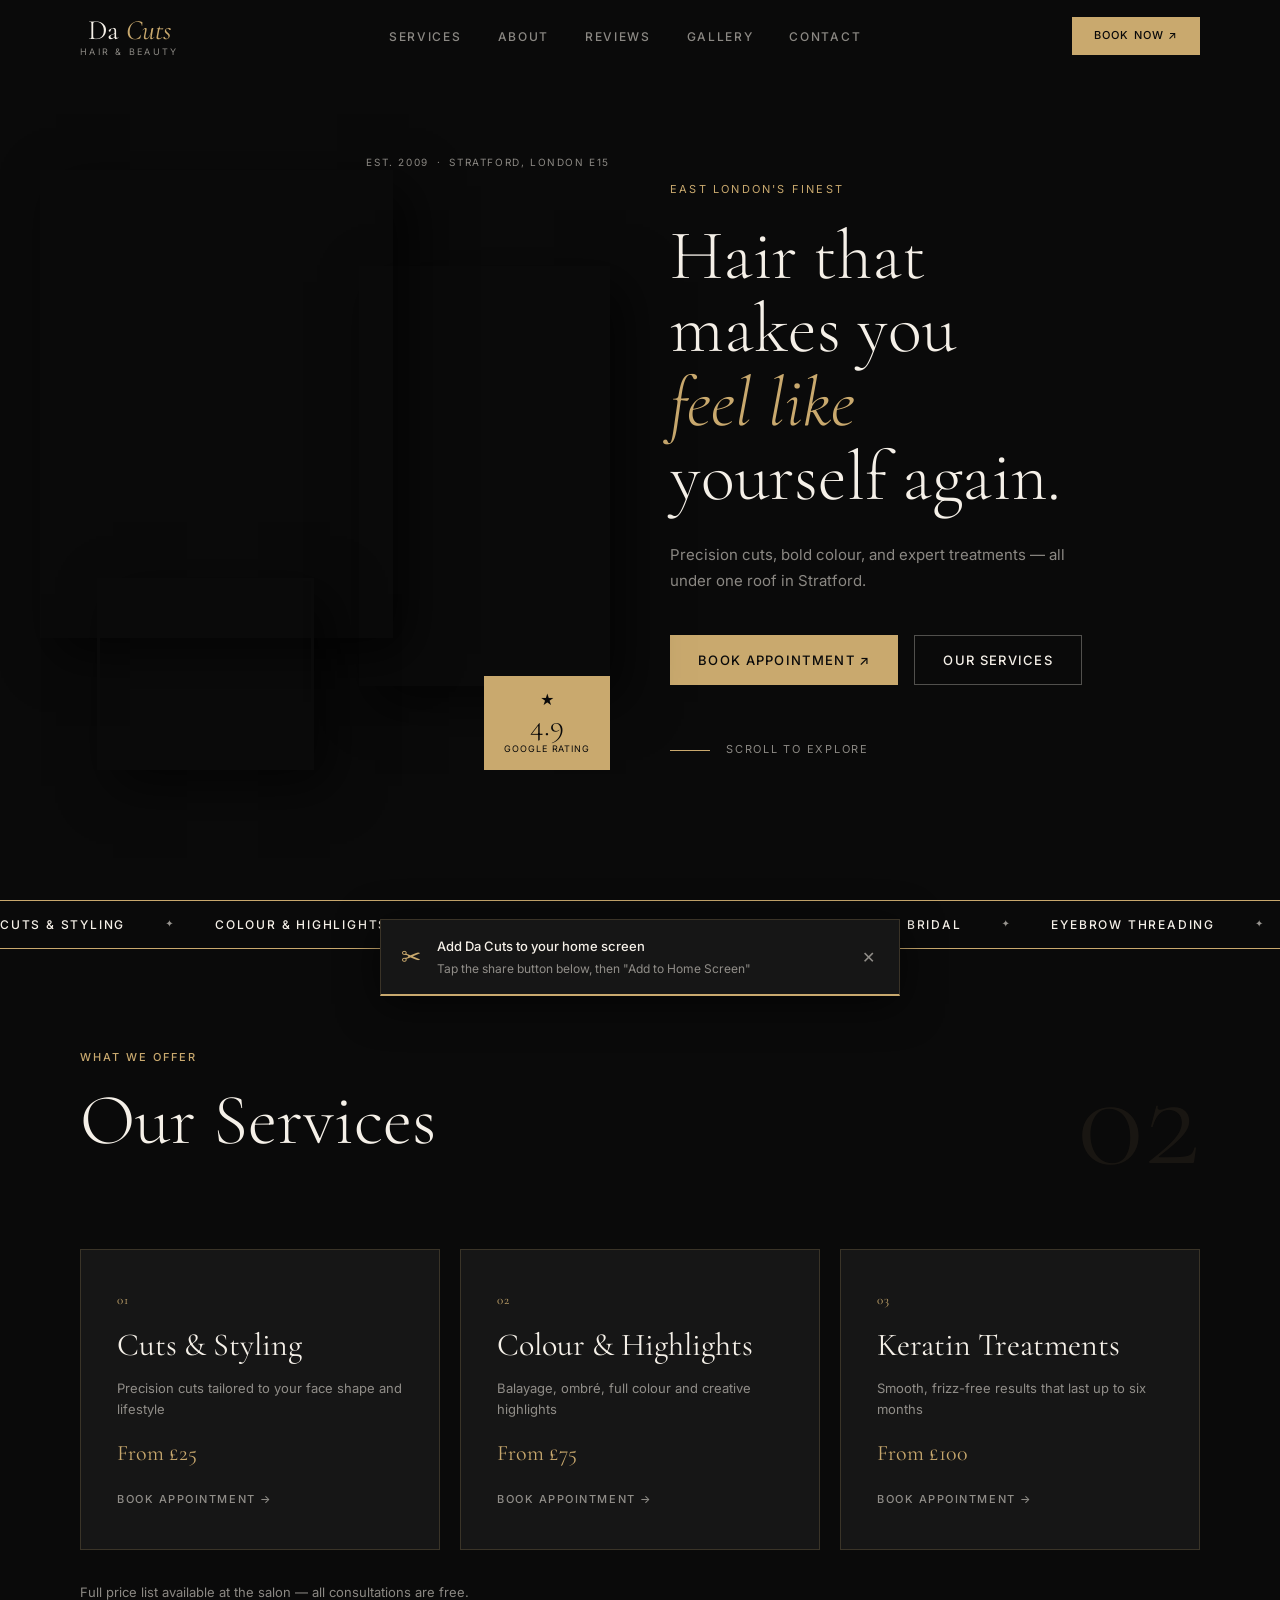
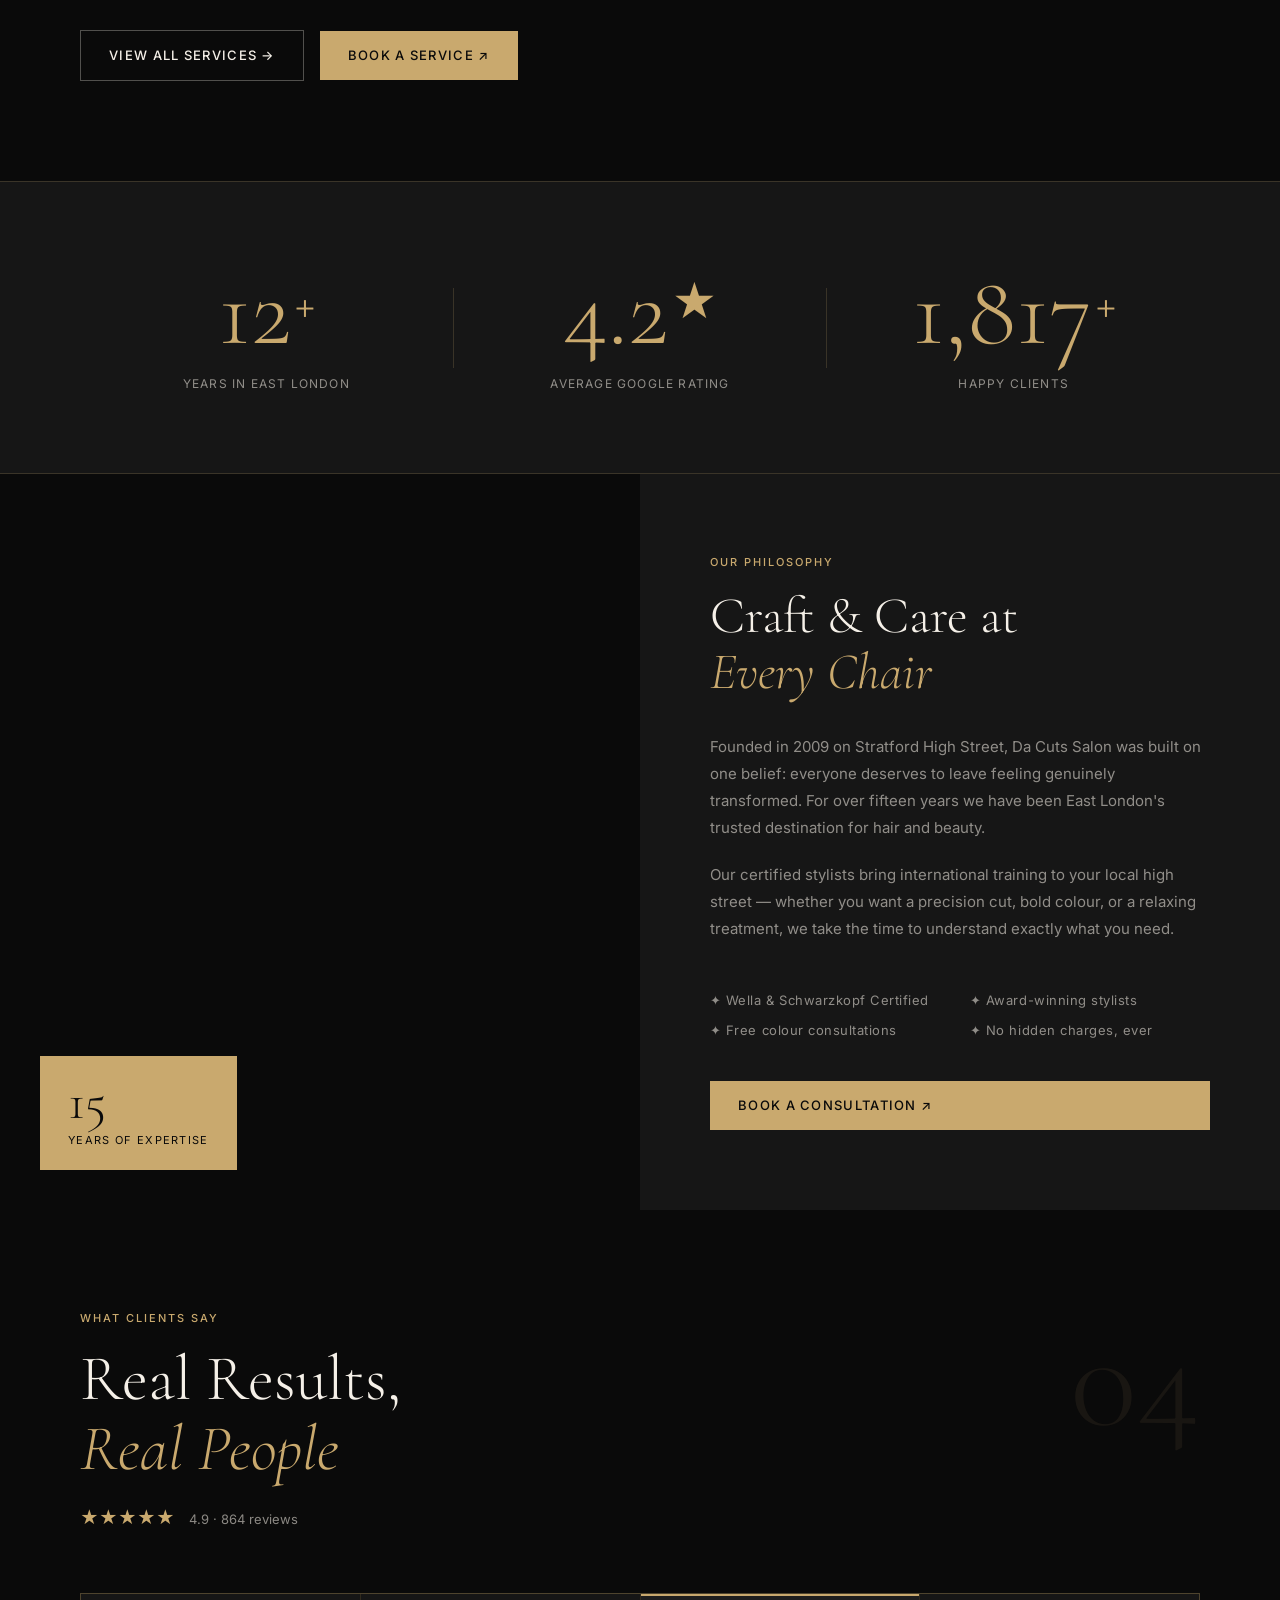
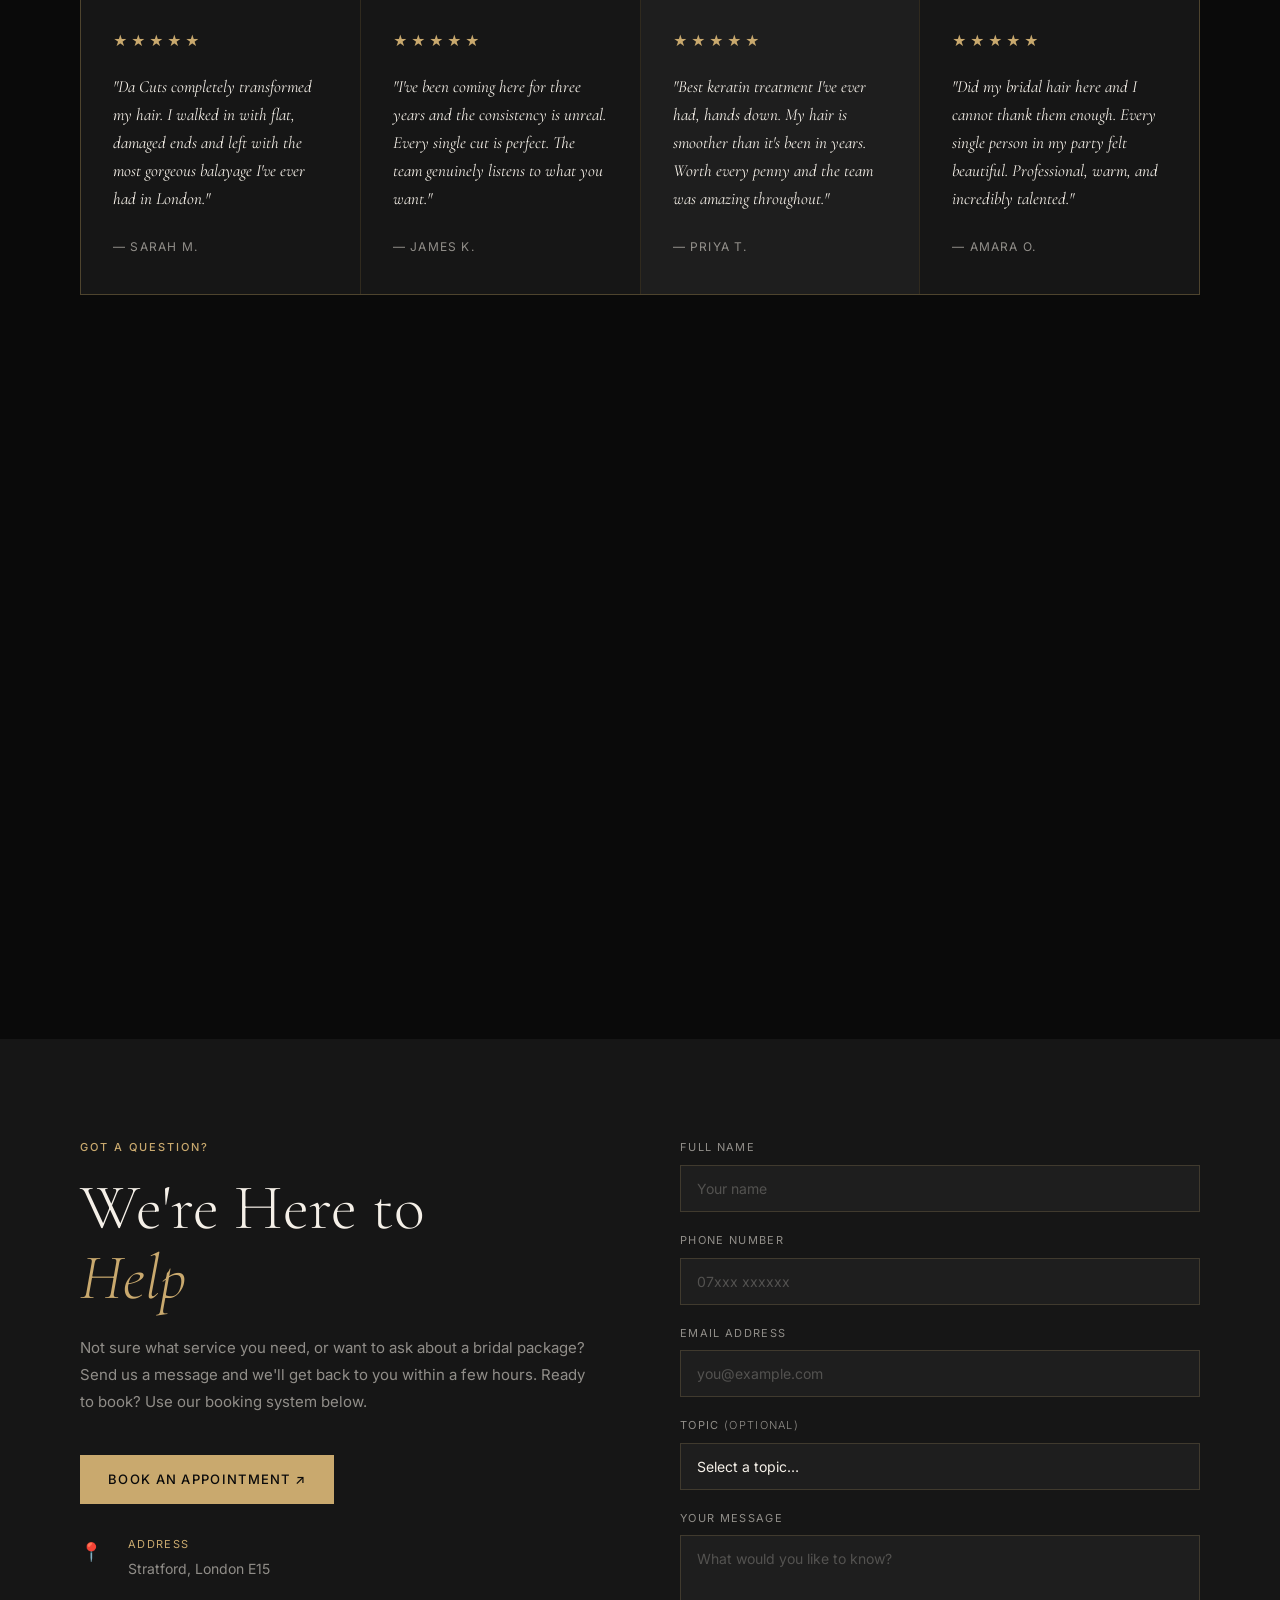
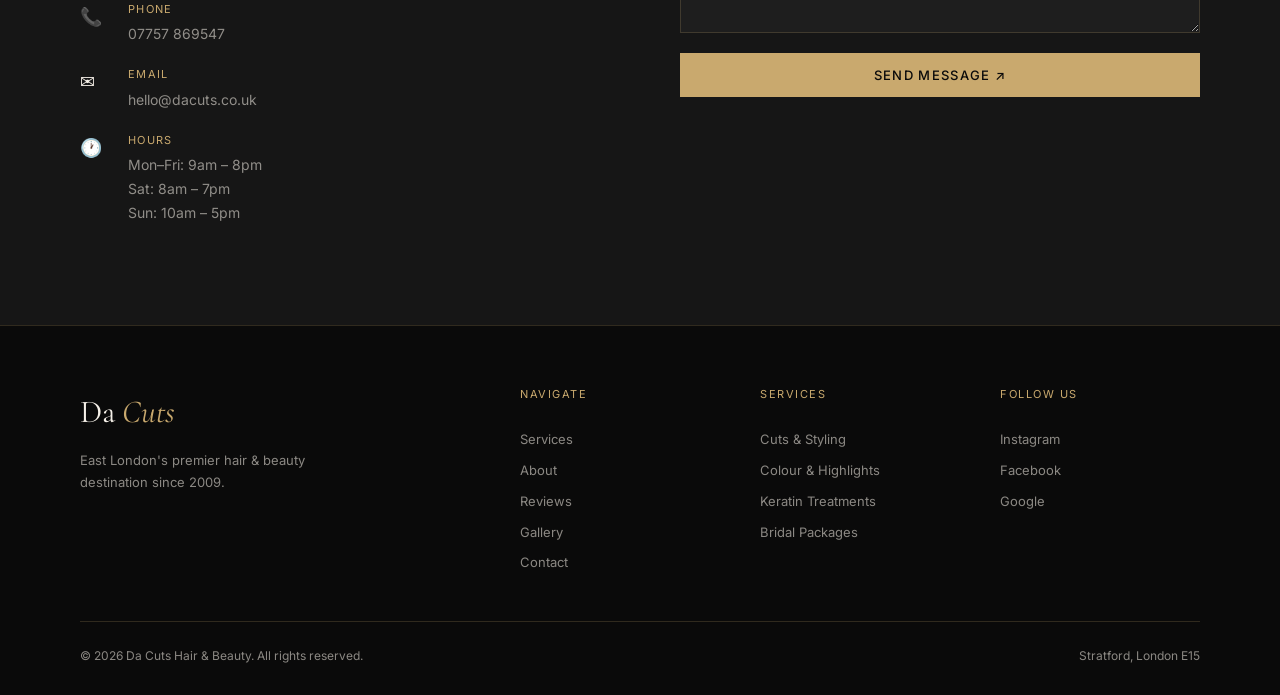
<file: index.html>
<!DOCTYPE html>
<html lang="en">
<head>
  <meta charset="UTF-8" />
  <meta name="viewport" content="width=device-width, initial-scale=1.0" />
  <title>Da Cuts – Hair & Beauty | East London</title>
  <meta name="description" content="East London's premier hair salon. Award-winning stylists offering cuts, colour, keratin treatments, bridal packages and more in Stratford, London E15." />
  <link rel="preconnect" href="https://fonts.googleapis.com" />
  <link rel="preconnect" href="https://fonts.gstatic.com" crossorigin />
  <!-- Load fonts async — prevents render-blocking -->
  <link rel="preload" as="style" href="https://fonts.googleapis.com/css2?family=Cormorant+Garamond:ital,wght@0,300;0,400;0,500;0,600;1,300;1,400&family=Inter:wght@300;400;500;600&display=swap" onload="this.onload=null;this.rel='stylesheet'" />
  <noscript><link rel="stylesheet" href="https://fonts.googleapis.com/css2?family=Cormorant+Garamond:ital,wght@0,300;0,400;0,500;0,600;1,300;1,400&family=Inter:wght@300;400;500;600&display=swap" /></noscript>
  <link rel="manifest" href="manifest.json" />
  <meta name="theme-color" content="#C9A96E" />
  <meta name="apple-mobile-web-app-capable" content="yes" />
  <meta name="apple-mobile-web-app-status-bar-style" content="black-translucent" />
  <meta name="apple-mobile-web-app-title" content="Da Cuts" />
  <link rel="apple-touch-icon" href="icons/icon-192.png" />
  <link rel="stylesheet" href="styles.css" />
</head>
<body>

  <!-- NAV -->
  <nav class="nav" id="nav">
    <div class="nav__inner">
      <a href="#hero" class="nav__logo">
        <span class="nav__logo-serif">Da <em>Cuts</em></span>
        <span class="nav__logo-sub">Hair &amp; Beauty</span>
      </a>
      <ul class="nav__links">
        <li><a href="#services" class="nav__link">Services</a></li>
        <li><a href="#about" class="nav__link">About</a></li>
        <li><a href="#testimonials" class="nav__link">Reviews</a></li>
        <li><a href="#gallery" class="nav__link">Gallery</a></li>
        <li><a href="#contact" class="nav__link">Contact</a></li>
      </ul>
      <a href="booking.html" class="btn btn--gold nav__cta">Book Now ↗</a>
      <button class="nav__hamburger" id="hamburger" aria-label="Open menu">
        <span></span><span></span><span></span>
      </button>
    </div>
  </nav>

  <!-- MOBILE MENU -->
  <div class="mobile-menu" id="mobileMenu">
    <button class="mobile-menu__close" id="menuClose" aria-label="Close menu">✕</button>
    <nav class="mobile-menu__nav">
      <a href="#services" class="mobile-menu__link">Services</a>
      <a href="#about" class="mobile-menu__link">About</a>
      <a href="#testimonials" class="mobile-menu__link">Reviews</a>
      <a href="#gallery" class="mobile-menu__link">Gallery</a>
      <a href="#contact" class="mobile-menu__link">Contact</a>
    </nav>
    <a href="booking.html" class="btn btn--gold mobile-menu__cta">Book Appointment</a>
  </div>

  <!-- HERO -->
  <section class="hero" id="hero">
    <div class="hero__inner">

      <!-- Collage of stacked images -->
      <div class="hero__collage">
        <div class="hero__col-img hero__col-img--a"></div>
        <div class="hero__col-img hero__col-img--b"></div>
        <div class="hero__col-img hero__col-img--c"></div>
        <div class="hero__col-tag">
          <span>Est. 2009</span>
          <span>·</span>
          <span>Stratford, London E15</span>
        </div>
        <div class="hero__col-badge">
          <span class="hero__col-badge-star">★</span>
          <span class="hero__col-badge-score">4.9</span>
          <span class="hero__col-badge-label">Google Rating</span>
        </div>
      </div>

      <!-- Text column -->
      <div class="hero__text">
        <p class="hero__eyebrow">East London's Finest</p>
        <h1 class="hero__headline">
          Hair that<br />makes you<br /><em>feel like</em><br />yourself again.
        </h1>
        <p class="hero__sub">
          Precision cuts, bold colour, and expert treatments — all under one roof in Stratford.
        </p>
        <div class="hero__actions">
          <a href="booking.html" class="btn btn--gold">Book Appointment ↗</a>
          <a href="#services" class="btn btn--ghost">Our Services</a>
        </div>
        <div class="hero__scroll-hint">
          <span></span>
          <p>Scroll to explore</p>
        </div>
      </div>

    </div>
  </section>

  <!-- TICKER -->
  <div class="ticker">
    <div class="ticker__track">
      <span>Cuts &amp; Styling</span>
      <span class="ticker__dot">✦</span>
      <span>Colour &amp; Highlights</span>
      <span class="ticker__dot">✦</span>
      <span>Keratin Treatments</span>
      <span class="ticker__dot">✦</span>
      <span>Blow-Dry</span>
      <span class="ticker__dot">✦</span>
      <span>Bridal</span>
      <span class="ticker__dot">✦</span>
      <span>Eyebrow Threading</span>
      <span class="ticker__dot">✦</span>
      <span>Da Cuts</span>
      <span class="ticker__dot">✦</span>
      <span>Cuts &amp; Styling</span>
      <span class="ticker__dot">✦</span>
      <span>Colour &amp; Highlights</span>
      <span class="ticker__dot">✦</span>
      <span>Keratin Treatments</span>
      <span class="ticker__dot">✦</span>
      <span>Blow-Dry</span>
      <span class="ticker__dot">✦</span>
      <span>Bridal</span>
      <span class="ticker__dot">✦</span>
      <span>Eyebrow Threading</span>
      <span class="ticker__dot">✦</span>
      <span>Da Cuts</span>
      <span class="ticker__dot">✦</span>
    </div>
  </div>

  <!-- SERVICES -->
  <section class="services" id="services">
    <div class="container">
      <div class="services__header">
        <div>
          <p class="label">What We Offer</p>
          <h2 class="services__title">Our Services</h2>
        </div>
        <span class="section-number">02</span>
      </div>
      <div class="services__slider" id="servicesSlider">
        <div class="service-card">
          <span class="service-card__num">01</span>
          <h3 class="service-card__title">Cuts &amp; Styling</h3>
          <p class="service-card__desc">Precision cuts tailored to your face shape and lifestyle</p>
          <span class="service-card__price">From £25</span>
          <a href="booking.html?service=Cuts+%26+Styling" class="service-card__link">Book Appointment →</a>
        </div>
        <div class="service-card">
          <span class="service-card__num">02</span>
          <h3 class="service-card__title">Colour &amp; Highlights</h3>
          <p class="service-card__desc">Balayage, ombré, full colour and creative highlights</p>
          <span class="service-card__price">From £75</span>
          <a href="booking.html?service=Colour+%26+Highlights" class="service-card__link">Book Appointment →</a>
        </div>
        <div class="service-card">
          <span class="service-card__num">03</span>
          <h3 class="service-card__title">Keratin Treatments</h3>
          <p class="service-card__desc">Smooth, frizz-free results that last up to six months</p>
          <span class="service-card__price">From £100</span>
          <a href="booking.html?service=Keratin+Treatment" class="service-card__link">Book Appointment →</a>
        </div>
        <div class="service-card">
          <span class="service-card__num">04</span>
          <h3 class="service-card__title">Blow Dry &amp; Finish</h3>
          <p class="service-card__desc">Salon-quality blowout for every occasion</p>
          <span class="service-card__price">From £35</span>
          <a href="booking.html?service=Blow+Dry+%26+Finish" class="service-card__link">Book Appointment →</a>
        </div>
        <div class="service-card">
          <span class="service-card__num">05</span>
          <h3 class="service-card__title">Bridal Packages</h3>
          <p class="service-card__desc">Bespoke hair and beauty packages for your perfect day</p>
          <span class="service-card__price">From £200</span>
          <a href="booking.html?service=Bridal+Package" class="service-card__link">Book Appointment →</a>
        </div>
        <div class="service-card">
          <span class="service-card__num">06</span>
          <h3 class="service-card__title">Eyebrow Threading</h3>
          <p class="service-card__desc">Defined, clean brows using traditional threading techniques</p>
          <span class="service-card__price">From £10</span>
          <a href="booking.html?service=Eyebrow+Threading" class="service-card__link">Book Appointment →</a>
        </div>
      </div>
      <!-- Mobile slider nav -->
      <div class="services__slider-nav" id="servicesSliderNav">
        <button class="services__arrow" id="servicesPrev" aria-label="Previous service">←</button>
        <div class="services__slider-dots" id="servicesDots"></div>
        <button class="services__arrow" id="servicesNext" aria-label="Next service">→</button>
      </div>
     
      <p class="services__note">Full price list available at the salon — all consultations are free.</p>
      <div class="services__footer">
        <a href="services.html" class="btn btn--ghost services__view-all">View All Services →</a>
        <a href="booking.html" class="btn btn--gold">Book a Service ↗</a>
      </div>
    </div>
  </section>

  <!-- STATS -->
  <section class="stats">
    <div class="container">
      <div class="stats__grid">
        <div class="stats__item">
          <span class="stats__number" data-target="15">0</span>
          <span class="stats__unit">+</span>
          <p class="stats__label">Years in East London</p>
        </div>
        <div class="stats__divider"></div>
        <div class="stats__item">
          <span class="stats__number" data-target="4.9" data-decimal>0</span>
          <span class="stats__unit">★</span>
          <p class="stats__label">Average Google Rating</p>
        </div>
        <div class="stats__divider"></div>
        <div class="stats__item">
          <span class="stats__number" data-target="2100">0</span>
          <span class="stats__unit">+</span>
          <p class="stats__label">Happy Clients</p>
        </div>
      </div>
    </div>
  </section>

  <!-- PHOTO FEATURE -->
  <section class="photo-feature" id="about">
    <div class="photo-feature__image">
      <div class="photo-feature__badge">
        <span class="photo-feature__badge-number">15</span>
        <span class="photo-feature__badge-text">Years of Expertise</span>
      </div>
    </div>
    <div class="photo-feature__content">
      <p class="label">Our Philosophy</p>
      <h2>Craft &amp; Care at<br /><em>Every Chair</em></h2>
      <p class="photo-feature__body">
        Founded in 2009 on Stratford High Street, Da Cuts Salon was built on one belief: everyone deserves to leave feeling genuinely transformed. For over fifteen years we have been East London's trusted destination for hair and beauty.
      </p>
      <p class="photo-feature__body">
        Our certified stylists bring international training to your local high street — whether you want a precision cut, bold colour, or a relaxing treatment, we take the time to understand exactly what you need.
      </p>
      <ul class="photo-feature__perks">
        <li>✦ Wella &amp; Schwarzkopf Certified</li>
        <li>✦ Award-winning stylists</li>
        <li>✦ Free colour consultations</li>
        <li>✦ No hidden charges, ever</li>
      </ul>
      <a href="booking.html" class="btn btn--gold">Book a Consultation ↗</a>
    </div>
  </section>

  <!-- TESTIMONIALS -->
  <section class="testimonials" id="testimonials">
    <div class="container">
      <div class="testimonials__header">
        <div>
          <p class="label">What Clients Say</p>
          <h2>Real Results,<br /><em>Real People</em></h2>
          <div class="testimonials__rating">
            <span class="stars">★★★★★</span>
            <span class="testimonials__rating-text">4.9 · 864 reviews</span>
          </div>
        </div>
        <span class="section-number">04</span>
      </div>
      <div class="testimonials__grid">
        <div class="testimonial-card">
          <p class="testimonial-card__stars">★★★★★</p>
          <blockquote>"Da Cuts completely transformed my hair. I walked in with flat, damaged ends and left with the most gorgeous balayage I've ever had in London."</blockquote>
          <cite>— Sarah M.</cite>
        </div>
        <div class="testimonial-card">
          <p class="testimonial-card__stars">★★★★★</p>
          <blockquote>"I've been coming here for three years and the consistency is unreal. Every single cut is perfect. The team genuinely listens to what you want."</blockquote>
          <cite>— James K.</cite>
        </div>
        <div class="testimonial-card testimonial-card--featured">
          <p class="testimonial-card__stars">★★★★★</p>
          <blockquote>"Best keratin treatment I've ever had, hands down. My hair is smoother than it's been in years. Worth every penny and the team was amazing throughout."</blockquote>
          <cite>— Priya T.</cite>
        </div>
        <div class="testimonial-card">
          <p class="testimonial-card__stars">★★★★★</p>
          <blockquote>"Did my bridal hair here and I cannot thank them enough. Every single person in my party felt beautiful. Professional, warm, and incredibly talented."</blockquote>
          <cite>— Amara O.</cite>
        </div>
      </div>
      <div class="testimonials__dots" id="testimonialDots" aria-hidden="true">
        <button class="testimonials__dot active"></button>
        <button class="testimonials__dot"></button>
        <button class="testimonials__dot"></button>
        <button class="testimonials__dot"></button>
      </div>
    </div>
  </section>

  <!-- GALLERY -->
  <section class="gallery" id="gallery">
    <div class="gallery__grid" id="gallerySlider">
      <div class="gallery__cell gallery__cell--1">
        <div class="gallery__overlay"><span>Colour</span></div>
      </div>
      <div class="gallery__cell gallery__cell--2">
        <div class="gallery__overlay"><span>Styling</span></div>
      </div>
      <div class="gallery__cell gallery__cell--3">
        <div class="gallery__overlay"><span>Keratin</span></div>
      </div>
      <div class="gallery__cell gallery__cell--4">
        <div class="gallery__overlay"><span>Bridal</span></div>
      </div>
      <div class="gallery__cell gallery__cell--5">
        <div class="gallery__overlay"><span>Cuts</span></div>
      </div>
      <div class="gallery__cell gallery__cell--6">
        <div class="gallery__overlay"><span>Finish</span></div>
      </div>
    </div>
    <div class="gallery__dots" id="galleryDots" aria-hidden="true"></div>
  </section>

  <!-- CONTACT / CTA -->
  <section class="contact" id="contact">
    <div class="container">
      <div class="contact__grid">
        <div class="contact__left">
          <p class="label">Got a Question?</p>
          <h2 class="contact__headline">We're Here to<br /><em>Help</em></h2>
          <p class="contact__body">Not sure what service you need, or want to ask about a bridal package? Send us a message and we'll get back to you within a few hours. Ready to book? Use our booking system below.</p>
          <a href="booking.html" class="btn btn--gold" style="margin-bottom:32px">Book an Appointment ↗</a>
          <div class="contact__details">
            <div class="contact__detail">
              <span class="contact__icon">📍</span>
              <div>
                <p class="contact__detail-label">Address</p>
                <p>Stratford, London E15</p>
              </div>
            </div>
            <div class="contact__detail">
              <span class="contact__icon">📞</span>
              <div>
                <p class="contact__detail-label">Phone</p>
                <p>07757 869547</p>
              </div>
            </div>
            <div class="contact__detail">
              <span class="contact__icon">✉</span>
              <div>
                <p class="contact__detail-label">Email</p>
                <p>hello@dacuts.co.uk</p>
              </div>
            </div>
            <div class="contact__detail">
              <span class="contact__icon">🕐</span>
              <div>
                <p class="contact__detail-label">Hours</p>
                <p>Mon–Fri: 9am – 8pm</p>
                <p>Sat: 8am – 7pm</p>
                <p>Sun: 10am – 5pm</p>
              </div>
            </div>
          </div>
        </div>
        <div class="contact__right">
          <form class="contact-form" id="contactForm">
            <div class="form-group">
              <label for="name">Full Name</label>
              <input type="text" id="name" name="name" placeholder="Your name" required />
            </div>
            <div class="form-group">
              <label for="phone">Phone Number</label>
              <input type="tel" id="phone" name="phone" placeholder="07xxx xxxxxx" required />
            </div>
            <div class="form-group">
              <label for="email">Email Address</label>
              <input type="email" id="email" name="email" placeholder="you@example.com" required />
            </div>
            <div class="form-group">
              <label for="service">Topic <span style="color:var(--text-muted);font-weight:300">(optional)</span></label>
              <select id="service" name="service">
                <option value="">Select a topic…</option>
                <option>Cuts &amp; Styling</option>
                <option>Colour &amp; Highlights</option>
                <option>Keratin Treatment</option>
                <option>Blow Dry &amp; Finish</option>
                <option>Bridal Package</option>
                <option>Eyebrow Threading</option>
                <option>Pricing</option>
                <option>Other / Not Sure</option>
              </select>
            </div>
            <div class="form-group">
              <label for="message">Your Message</label>
              <textarea id="message" name="message" rows="4" placeholder="What would you like to know?" required></textarea>
            </div>
            <button type="submit" class="btn btn--gold btn--full">Send Message ↗</button>
          </form>
        </div>
      </div>
    </div>
  </section>

  <!-- FOOTER -->
  <footer class="footer">
    <div class="container">
      <div class="footer__top">
        <div class="footer__brand">
          <span class="footer__logo">Da <em>Cuts</em></span>
          <p>East London's premier hair &amp; beauty destination since 2009.</p>
        </div>
        <div class="footer__links">
          <p class="footer__links-heading">Navigate</p>
          <a href="#services">Services</a>
          <a href="#about">About</a>
          <a href="#testimonials">Reviews</a>
          <a href="#gallery">Gallery</a>
          <a href="#contact">Contact</a>
        </div>
        <div class="footer__links">
          <p class="footer__links-heading">Services</p>
          <a href="booking.html">Cuts &amp; Styling</a>
          <a href="booking.html">Colour &amp; Highlights</a>
          <a href="booking.html">Keratin Treatments</a>
          <a href="booking.html">Bridal Packages</a>
        </div>
        <div class="footer__social">
          <p class="footer__links-heading">Follow Us</p>
          <a href="#">Instagram</a>
          <a href="#">Facebook</a>
          <a href="#">Google</a>
        </div>
      </div>
      <div class="footer__bottom">
        <p>© 2026 Da Cuts Hair &amp; Beauty. All rights reserved.</p>
        <p>Stratford, London E15</p>
      </div>
    </div>
  </footer>

  <!-- PWA Install Banner -->
  <div class="pwa-banner" id="pwaBanner">
    <div class="pwa-banner__icon">✂</div>
    <div class="pwa-banner__text">
      <strong>Add Da Cuts to your home screen</strong>
      <span id="pwaBannerInstructions">Tap the share button below, then "Add to Home Screen"</span>
    </div>
    <button class="pwa-banner__install" id="pwaInstallBtn" style="display:none">Install</button>
    <button class="pwa-banner__close" id="pwaBannerClose" aria-label="Dismiss">✕</button>
  </div>

  <script src="main.js" defer></script>
  <script src="pwa.js" defer></script>
</body>
</html>
</file>
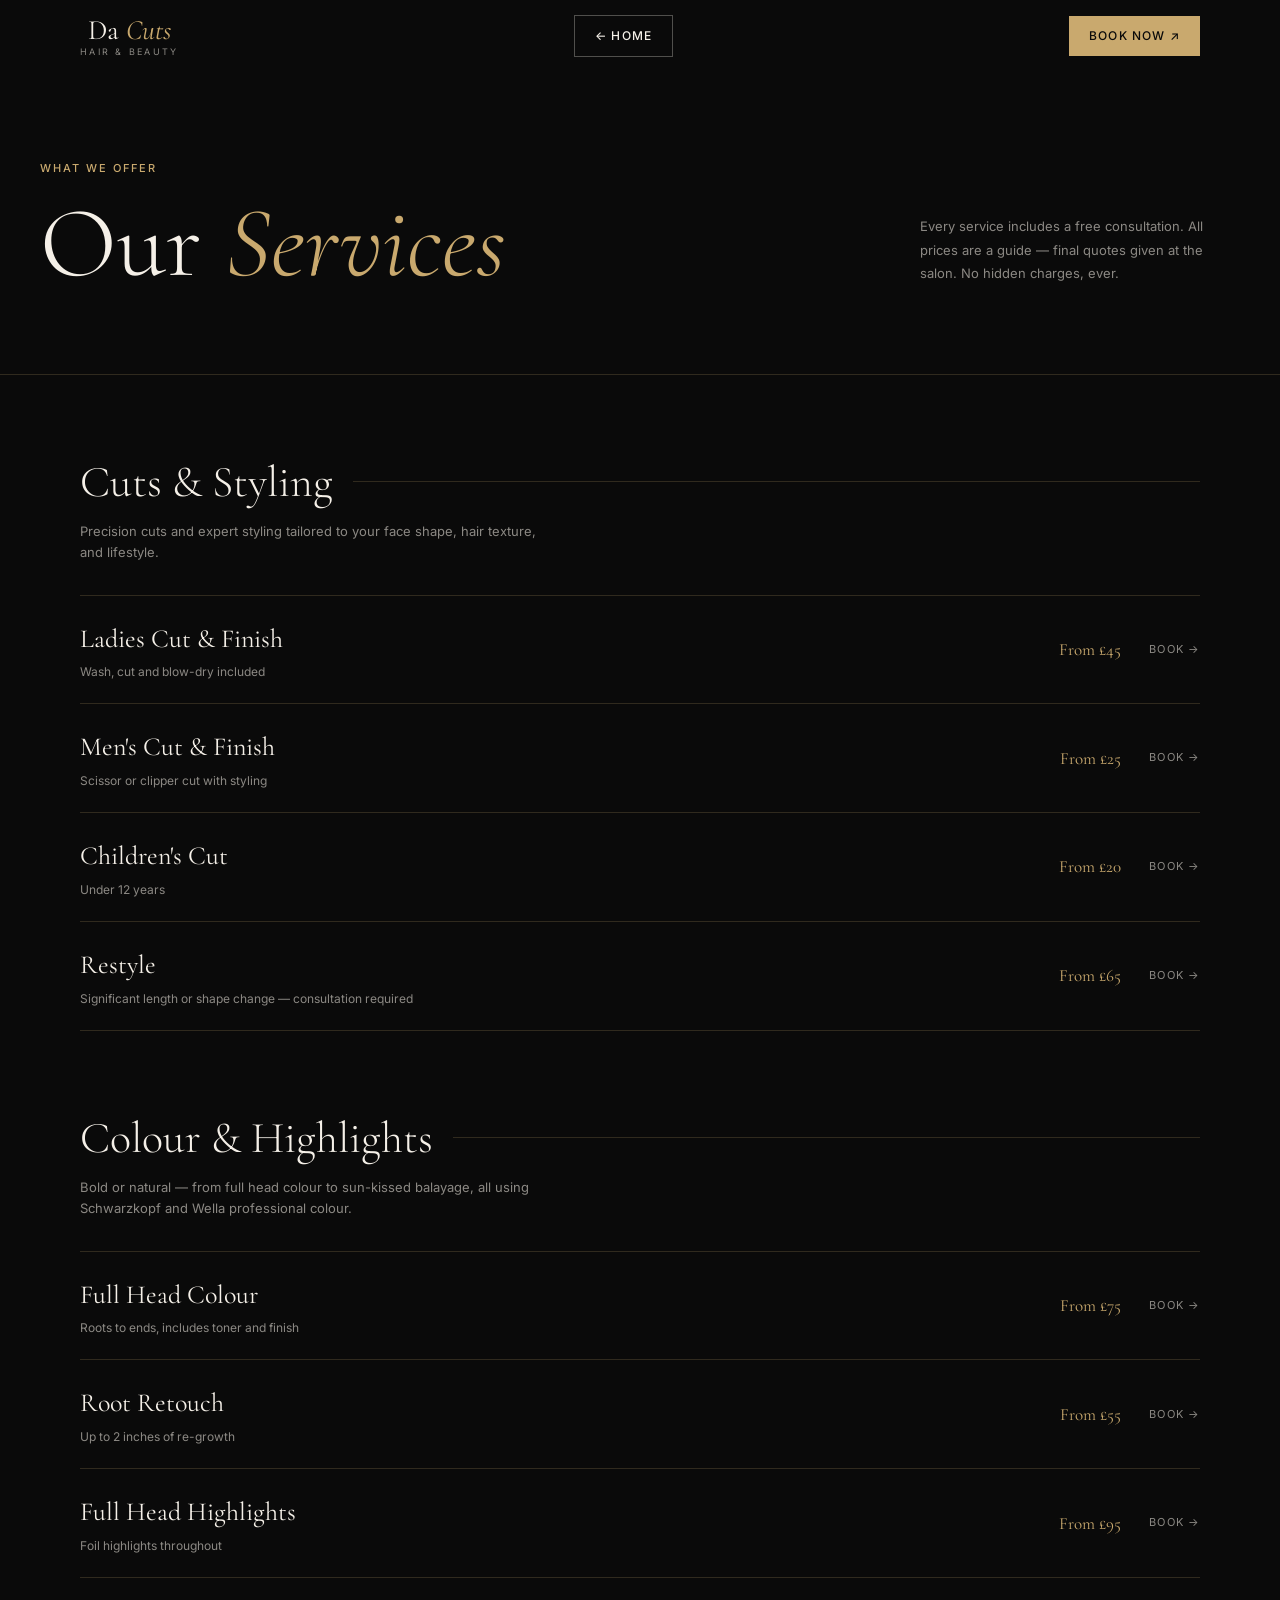
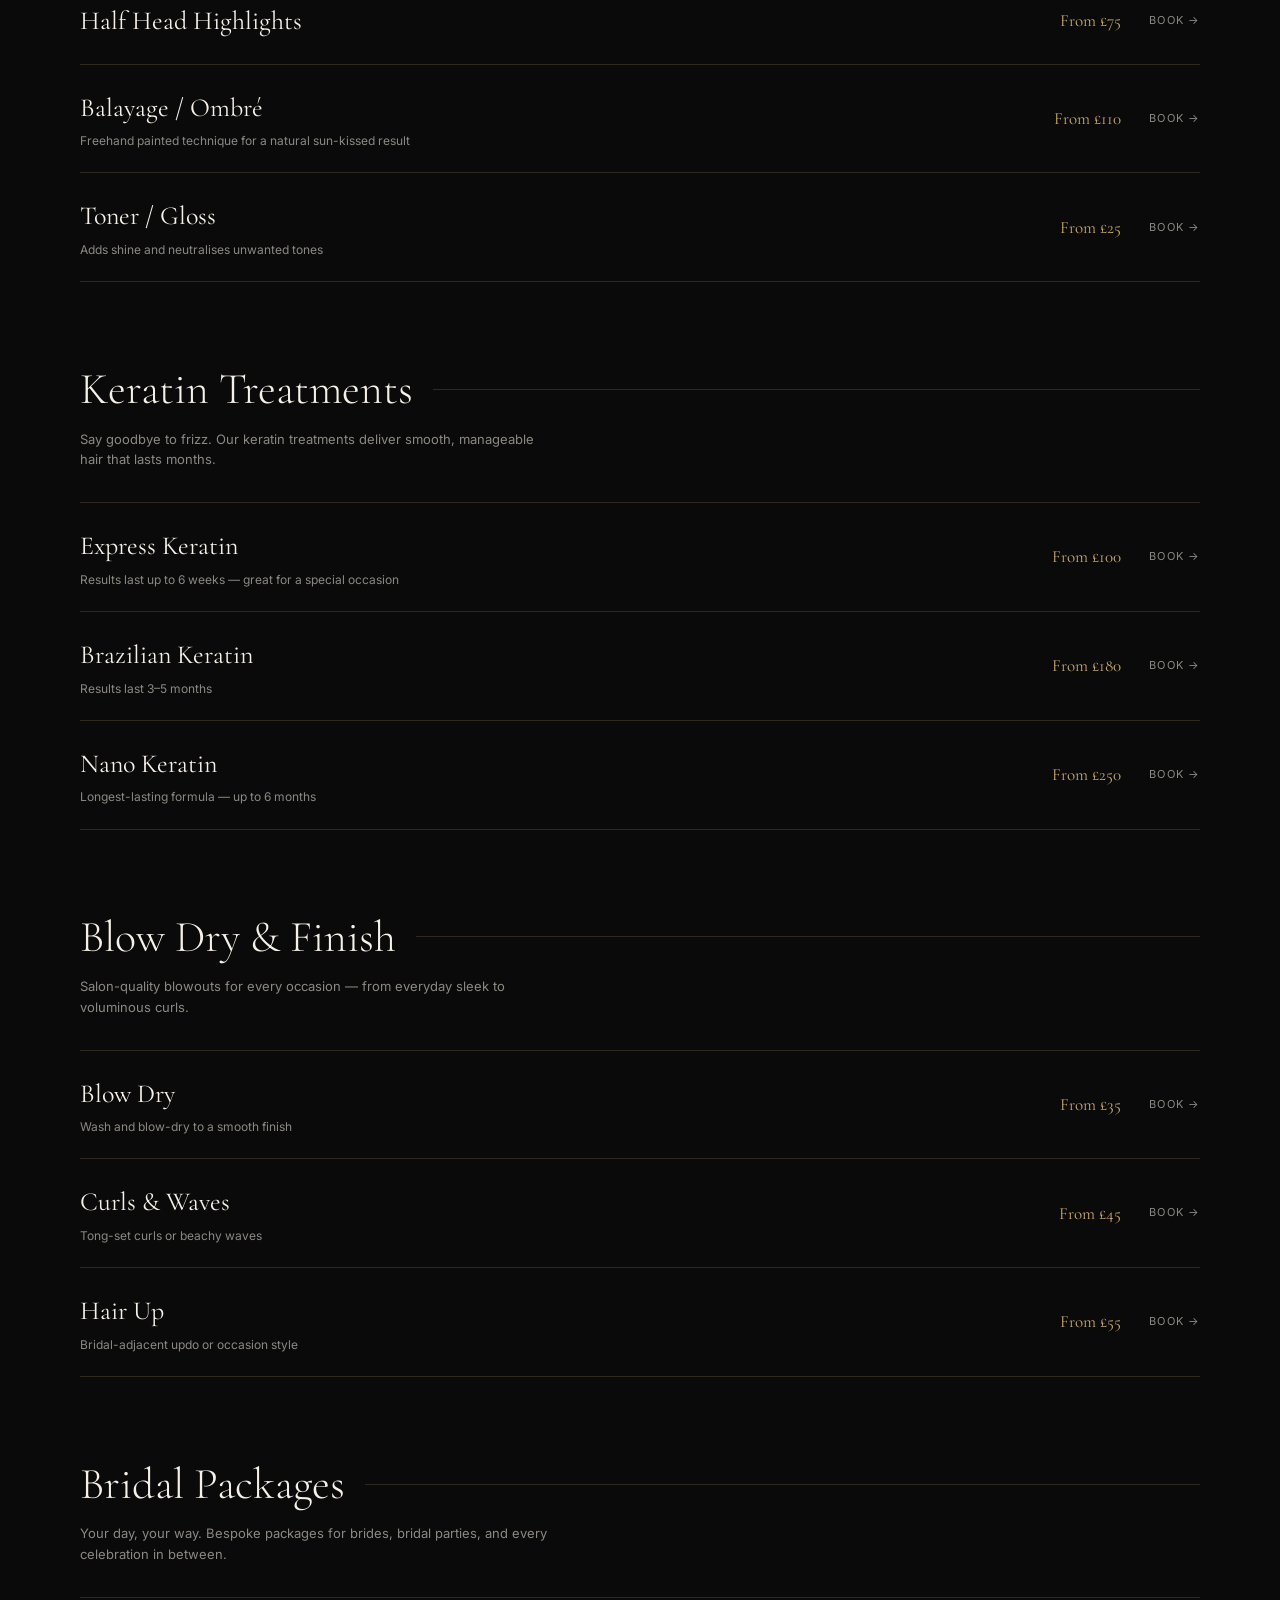
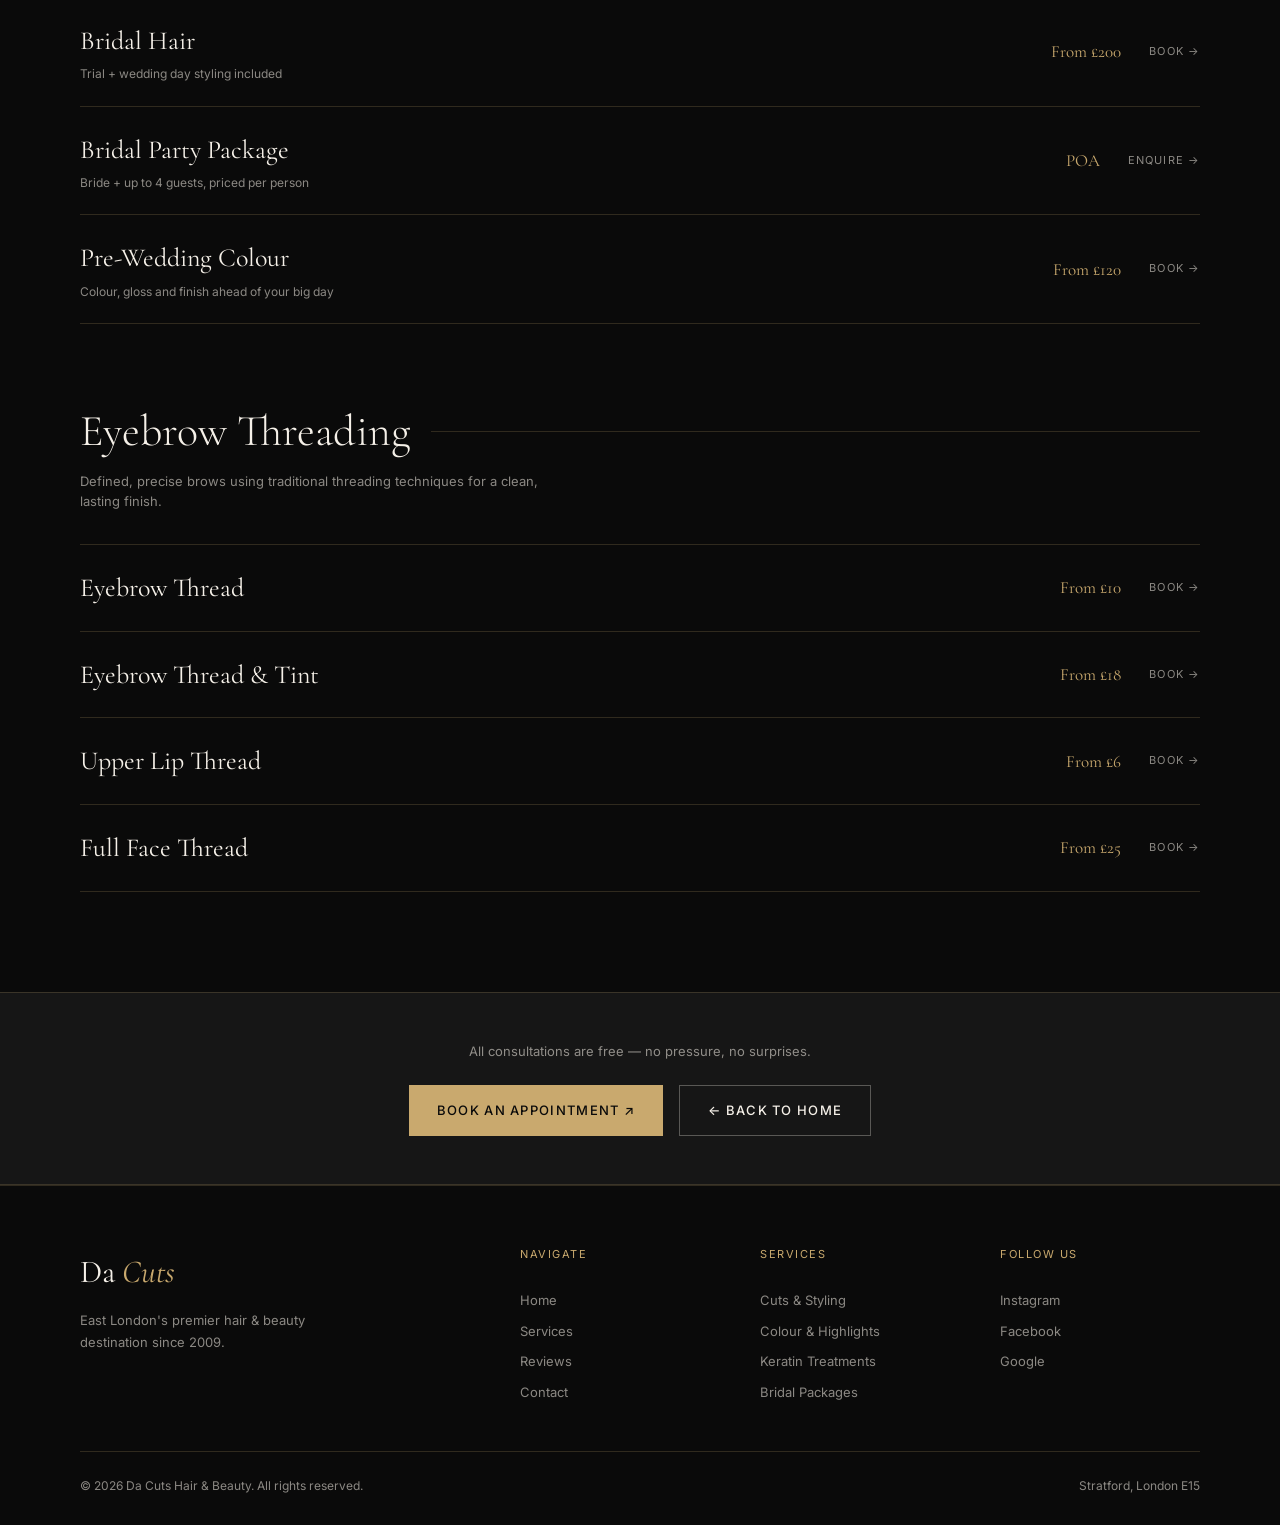
<file: services.html>
<!DOCTYPE html>
<html lang="en">
<head>
  <meta charset="UTF-8" />
  <meta name="viewport" content="width=device-width, initial-scale=1.0" />
  <title>Services – Da Cuts Hair & Beauty | East London</title>
  <meta name="description" content="Full list of services at Da Cuts — cuts, colour, keratin, bridal, blow-dry and more in Stratford, London E15." />
  <link rel="preconnect" href="https://fonts.googleapis.com" />
  <link rel="preconnect" href="https://fonts.gstatic.com" crossorigin />
  <link href="https://fonts.googleapis.com/css2?family=Cormorant+Garamond:ital,wght@0,300;0,400;0,500;0,600;1,300;1,400&family=Inter:wght@300;400;500;600&display=swap" rel="stylesheet" />
  <link rel="stylesheet" href="styles.css" />
  <style>
    /* ─── PAGE-SPECIFIC OVERRIDES ──────────────────────── */
    .sp-hero {
      padding: 160px 40px 80px;
      background: var(--black);
      border-bottom: 1px solid var(--border);
    }
    .sp-hero__inner {
      max-width: 1200px;
      margin: 0 auto;
      display: flex;
      align-items: flex-end;
      justify-content: space-between;
      gap: 40px;
      flex-wrap: wrap;
    }
    .sp-hero h1 {
      font-family: var(--font-serif);
      font-size: clamp(52px, 8vw, 100px);
      font-weight: 300;
      line-height: 1;
    }
    .sp-hero h1 em { font-style: italic; color: var(--gold); }
    .sp-hero__meta {
      font-size: 13px;
      color: var(--text-muted);
      line-height: 1.8;
      max-width: 320px;
      padding-bottom: 8px;
    }

    .sp-category {
      padding: 72px 0 0;
    }
    .sp-category:last-of-type { padding-bottom: 100px; }

    .sp-category__heading {
      display: flex;
      align-items: center;
      gap: 20px;
      margin-bottom: 4px;
    }
    .sp-category__heading h2 {
      font-family: var(--font-serif);
      font-size: clamp(28px, 4vw, 44px);
      font-weight: 300;
    }
    .sp-category__line {
      flex: 1;
      height: 1px;
      background: var(--border);
    }
    .sp-category__desc {
      font-size: 13px;
      color: var(--text-muted);
      margin-bottom: 32px;
      max-width: 480px;
    }

    .sp-items {
      border-top: 1px solid var(--border);
    }
    .sp-item {
      display: flex;
      align-items: center;
      justify-content: space-between;
      padding: 22px 0;
      border-bottom: 1px solid var(--border);
      gap: 20px;
      transition: padding-left 0.3s var(--ease);
    }
    .sp-item:hover { padding-left: 14px; }
    .sp-item:hover .sp-item__name { color: var(--gold); }

    .sp-item__name {
      font-family: var(--font-serif);
      font-size: clamp(18px, 2.5vw, 26px);
      font-weight: 400;
      transition: color 0.3s;
    }
    .sp-item__note {
      font-size: 12px;
      color: var(--text-muted);
      margin-top: 3px;
    }
    .sp-item__right {
      display: flex;
      align-items: center;
      gap: 28px;
      flex-shrink: 0;
    }
    .sp-item__price {
      font-family: var(--font-serif);
      font-size: 17px;
      color: var(--gold);
      white-space: nowrap;
    }
    .sp-item__book {
      font-size: 11px;
      letter-spacing: 0.1em;
      text-transform: uppercase;
      color: var(--text-muted);
      transition: color 0.3s;
      white-space: nowrap;
    }
    .sp-item:hover .sp-item__book { color: var(--gold); }

    .sp-cta-bar {
      background: var(--dark-2);
      border-top: 1px solid var(--border);
      border-bottom: 1px solid var(--border);
      padding: 48px 40px;
      text-align: center;
    }
    .sp-cta-bar p {
      font-size: 13px;
      color: var(--text-muted);
      margin-bottom: 24px;
    }
    .sp-cta-bar__btns {
      display: flex;
      gap: 16px;
      justify-content: center;
      flex-wrap: wrap;
    }

    @media (max-width: 600px) {
      .sp-hero { padding: 130px 24px 60px; }
      .sp-category { padding: 52px 0 0; }
      .sp-item { flex-direction: column; align-items: flex-start; }
      .sp-item__right { margin-top: 6px; }
      .sp-cta-bar { padding: 40px 24px; }
    }
  </style>
</head>
<body>

  <!-- NAV -->
  <nav class="nav scrolled" id="nav">
    <div class="nav__inner">
      <a href="index.html" class="nav__logo">
        <span class="nav__logo-serif">Da <em>Cuts</em></span>
        <span class="nav__logo-sub">Hair &amp; Beauty</span>
      </a>
      <a href="index.html" class="btn btn--ghost" style="font-size:12px;padding:10px 20px;">← Home</a>
      <a href="booking.html" class="btn btn--gold" style="font-size:12px;padding:10px 20px;">Book Now ↗</a>
    </div>
  </nav>

  <!-- PAGE HERO -->
  <div class="sp-hero">
    <div class="sp-hero__inner">
      <div>
        <p class="label">What We Offer</p>
        <h1>Our <em>Services</em></h1>
      </div>
      <p class="sp-hero__meta">Every service includes a free consultation. All prices are a guide — final quotes given at the salon. No hidden charges, ever.</p>
    </div>
  </div>

  <!-- SERVICES -->
  <main class="container">

    <!-- CUTS & STYLING -->
    <section class="sp-category" id="cuts">
      <div class="sp-category__heading">
        <h2>Cuts &amp; Styling</h2>
        <div class="sp-category__line"></div>
      </div>
      <p class="sp-category__desc">Precision cuts and expert styling tailored to your face shape, hair texture, and lifestyle.</p>
      <div class="sp-items">
        <div class="sp-item">
          <div>
            <p class="sp-item__name">Ladies Cut &amp; Finish</p>
            <p class="sp-item__note">Wash, cut and blow-dry included</p>
          </div>
          <div class="sp-item__right">
            <span class="sp-item__price">From £45</span>
            <a href="index.html#contact" class="sp-item__book">Book →</a>
          </div>
        </div>
        <div class="sp-item">
          <div>
            <p class="sp-item__name">Men's Cut &amp; Finish</p>
            <p class="sp-item__note">Scissor or clipper cut with styling</p>
          </div>
          <div class="sp-item__right">
            <span class="sp-item__price">From £25</span>
            <a href="index.html#contact" class="sp-item__book">Book →</a>
          </div>
        </div>
        <div class="sp-item">
          <div>
            <p class="sp-item__name">Children's Cut</p>
            <p class="sp-item__note">Under 12 years</p>
          </div>
          <div class="sp-item__right">
            <span class="sp-item__price">From £20</span>
            <a href="index.html#contact" class="sp-item__book">Book →</a>
          </div>
        </div>
        <div class="sp-item">
          <div>
            <p class="sp-item__name">Restyle</p>
            <p class="sp-item__note">Significant length or shape change — consultation required</p>
          </div>
          <div class="sp-item__right">
            <span class="sp-item__price">From £65</span>
            <a href="index.html#contact" class="sp-item__book">Book →</a>
          </div>
        </div>
      </div>
    </section>

    <!-- COLOUR & HIGHLIGHTS -->
    <section class="sp-category" id="colour">
      <div class="sp-category__heading">
        <h2>Colour &amp; Highlights</h2>
        <div class="sp-category__line"></div>
      </div>
      <p class="sp-category__desc">Bold or natural — from full head colour to sun-kissed balayage, all using Schwarzkopf and Wella professional colour.</p>
      <div class="sp-items">
        <div class="sp-item">
          <div>
            <p class="sp-item__name">Full Head Colour</p>
            <p class="sp-item__note">Roots to ends, includes toner and finish</p>
          </div>
          <div class="sp-item__right">
            <span class="sp-item__price">From £75</span>
            <a href="index.html#contact" class="sp-item__book">Book →</a>
          </div>
        </div>
        <div class="sp-item">
          <div>
            <p class="sp-item__name">Root Retouch</p>
            <p class="sp-item__note">Up to 2 inches of re-growth</p>
          </div>
          <div class="sp-item__right">
            <span class="sp-item__price">From £55</span>
            <a href="index.html#contact" class="sp-item__book">Book →</a>
          </div>
        </div>
        <div class="sp-item">
          <div>
            <p class="sp-item__name">Full Head Highlights</p>
            <p class="sp-item__note">Foil highlights throughout</p>
          </div>
          <div class="sp-item__right">
            <span class="sp-item__price">From £95</span>
            <a href="index.html#contact" class="sp-item__book">Book →</a>
          </div>
        </div>
        <div class="sp-item">
          <div>
            <p class="sp-item__name">Half Head Highlights</p>
          </div>
          <div class="sp-item__right">
            <span class="sp-item__price">From £75</span>
            <a href="index.html#contact" class="sp-item__book">Book →</a>
          </div>
        </div>
        <div class="sp-item">
          <div>
            <p class="sp-item__name">Balayage / Ombré</p>
            <p class="sp-item__note">Freehand painted technique for a natural sun-kissed result</p>
          </div>
          <div class="sp-item__right">
            <span class="sp-item__price">From £110</span>
            <a href="index.html#contact" class="sp-item__book">Book →</a>
          </div>
        </div>
        <div class="sp-item">
          <div>
            <p class="sp-item__name">Toner / Gloss</p>
            <p class="sp-item__note">Adds shine and neutralises unwanted tones</p>
          </div>
          <div class="sp-item__right">
            <span class="sp-item__price">From £25</span>
            <a href="index.html#contact" class="sp-item__book">Book →</a>
          </div>
        </div>
      </div>
    </section>

    <!-- KERATIN TREATMENTS -->
    <section class="sp-category" id="keratin">
      <div class="sp-category__heading">
        <h2>Keratin Treatments</h2>
        <div class="sp-category__line"></div>
      </div>
      <p class="sp-category__desc">Say goodbye to frizz. Our keratin treatments deliver smooth, manageable hair that lasts months.</p>
      <div class="sp-items">
        <div class="sp-item">
          <div>
            <p class="sp-item__name">Express Keratin</p>
            <p class="sp-item__note">Results last up to 6 weeks — great for a special occasion</p>
          </div>
          <div class="sp-item__right">
            <span class="sp-item__price">From £100</span>
            <a href="index.html#contact" class="sp-item__book">Book →</a>
          </div>
        </div>
        <div class="sp-item">
          <div>
            <p class="sp-item__name">Brazilian Keratin</p>
            <p class="sp-item__note">Results last 3–5 months</p>
          </div>
          <div class="sp-item__right">
            <span class="sp-item__price">From £180</span>
            <a href="index.html#contact" class="sp-item__book">Book →</a>
          </div>
        </div>
        <div class="sp-item">
          <div>
            <p class="sp-item__name">Nano Keratin</p>
            <p class="sp-item__note">Longest-lasting formula — up to 6 months</p>
          </div>
          <div class="sp-item__right">
            <span class="sp-item__price">From £250</span>
            <a href="index.html#contact" class="sp-item__book">Book →</a>
          </div>
        </div>
      </div>
    </section>

    <!-- BLOW DRY & FINISH -->
    <section class="sp-category">
      <div class="sp-category__heading">
        <h2>Blow Dry &amp; Finish</h2>
        <div class="sp-category__line"></div>
      </div>
      <p class="sp-category__desc">Salon-quality blowouts for every occasion — from everyday sleek to voluminous curls.</p>
      <div class="sp-items">
        <div class="sp-item">
          <div>
            <p class="sp-item__name">Blow Dry</p>
            <p class="sp-item__note">Wash and blow-dry to a smooth finish</p>
          </div>
          <div class="sp-item__right">
            <span class="sp-item__price">From £35</span>
            <a href="index.html#contact" class="sp-item__book">Book →</a>
          </div>
        </div>
        <div class="sp-item">
          <div>
            <p class="sp-item__name">Curls &amp; Waves</p>
            <p class="sp-item__note">Tong-set curls or beachy waves</p>
          </div>
          <div class="sp-item__right">
            <span class="sp-item__price">From £45</span>
            <a href="index.html#contact" class="sp-item__book">Book →</a>
          </div>
        </div>
        <div class="sp-item">
          <div>
            <p class="sp-item__name">Hair Up</p>
            <p class="sp-item__note">Bridal-adjacent updo or occasion style</p>
          </div>
          <div class="sp-item__right">
            <span class="sp-item__price">From £55</span>
            <a href="index.html#contact" class="sp-item__book">Book →</a>
          </div>
        </div>
      </div>
    </section>

    <!-- BRIDAL -->
    <section class="sp-category" id="bridal">
      <div class="sp-category__heading">
        <h2>Bridal Packages</h2>
        <div class="sp-category__line"></div>
      </div>
      <p class="sp-category__desc">Your day, your way. Bespoke packages for brides, bridal parties, and every celebration in between.</p>
      <div class="sp-items">
        <div class="sp-item">
          <div>
            <p class="sp-item__name">Bridal Hair</p>
            <p class="sp-item__note">Trial + wedding day styling included</p>
          </div>
          <div class="sp-item__right">
            <span class="sp-item__price">From £200</span>
            <a href="index.html#contact" class="sp-item__book">Book →</a>
          </div>
        </div>
        <div class="sp-item">
          <div>
            <p class="sp-item__name">Bridal Party Package</p>
            <p class="sp-item__note">Bride + up to 4 guests, priced per person</p>
          </div>
          <div class="sp-item__right">
            <span class="sp-item__price">POA</span>
            <a href="index.html#contact" class="sp-item__book">Enquire →</a>
          </div>
        </div>
        <div class="sp-item">
          <div>
            <p class="sp-item__name">Pre-Wedding Colour</p>
            <p class="sp-item__note">Colour, gloss and finish ahead of your big day</p>
          </div>
          <div class="sp-item__right">
            <span class="sp-item__price">From £120</span>
            <a href="index.html#contact" class="sp-item__book">Book →</a>
          </div>
        </div>
      </div>
    </section>

    <!-- EYEBROW THREADING -->
    <section class="sp-category">
      <div class="sp-category__heading">
        <h2>Eyebrow Threading</h2>
        <div class="sp-category__line"></div>
      </div>
      <p class="sp-category__desc">Defined, precise brows using traditional threading techniques for a clean, lasting finish.</p>
      <div class="sp-items">
        <div class="sp-item">
          <div>
            <p class="sp-item__name">Eyebrow Thread</p>
          </div>
          <div class="sp-item__right">
            <span class="sp-item__price">From £10</span>
            <a href="index.html#contact" class="sp-item__book">Book →</a>
          </div>
        </div>
        <div class="sp-item">
          <div>
            <p class="sp-item__name">Eyebrow Thread &amp; Tint</p>
          </div>
          <div class="sp-item__right">
            <span class="sp-item__price">From £18</span>
            <a href="index.html#contact" class="sp-item__book">Book →</a>
          </div>
        </div>
        <div class="sp-item">
          <div>
            <p class="sp-item__name">Upper Lip Thread</p>
          </div>
          <div class="sp-item__right">
            <span class="sp-item__price">From £6</span>
            <a href="index.html#contact" class="sp-item__book">Book →</a>
          </div>
        </div>
        <div class="sp-item">
          <div>
            <p class="sp-item__name">Full Face Thread</p>
          </div>
          <div class="sp-item__right">
            <span class="sp-item__price">From £25</span>
            <a href="index.html#contact" class="sp-item__book">Book →</a>
          </div>
        </div>
      </div>
    </section>

  </main>

  <!-- CTA BAR -->
  <div class="sp-cta-bar">
    <p>All consultations are free — no pressure, no surprises.</p>
    <div class="sp-cta-bar__btns">
      <a href="booking.html" class="btn btn--gold">Book an Appointment ↗</a>
      <a href="index.html" class="btn btn--ghost">← Back to Home</a>
    </div>
  </div>

  <!-- FOOTER -->
  <footer class="footer">
    <div class="container">
      <div class="footer__top">
        <div class="footer__brand">
          <span class="footer__logo">Da <em>Cuts</em></span>
          <p>East London's premier hair &amp; beauty destination since 2009.</p>
        </div>
        <div class="footer__links">
          <p class="footer__links-heading">Navigate</p>
          <a href="index.html">Home</a>
          <a href="services.html">Services</a>
          <a href="index.html#testimonials">Reviews</a>
          <a href="index.html#contact">Contact</a>
        </div>
        <div class="footer__links">
          <p class="footer__links-heading">Services</p>
          <a href="services.html#cuts">Cuts &amp; Styling</a>
          <a href="services.html#colour">Colour &amp; Highlights</a>
          <a href="services.html#keratin">Keratin Treatments</a>
          <a href="services.html#bridal">Bridal Packages</a>
        </div>
        <div class="footer__social">
          <p class="footer__links-heading">Follow Us</p>
          <a href="#">Instagram</a>
          <a href="#">Facebook</a>
          <a href="#">Google</a>
        </div>
      </div>
      <div class="footer__bottom">
        <p>© 2026 Da Cuts Hair &amp; Beauty. All rights reserved.</p>
        <p>Stratford, London E15</p>
      </div>
    </div>
  </footer>

  <script>
    const nav = document.getElementById('nav');
    window.addEventListener('scroll', () => {
      nav.classList.toggle('scrolled', window.scrollY > 60);
    }, { passive: true });
  </script>

</body>
</html>
</file>
<file: styles.css>
/* ─── RESET & BASE ─────────────────────────────────────────── */
*, *::before, *::after { box-sizing: border-box; margin: 0; padding: 0; }

:root {
  --gold: #C9A96E;
  --gold-light: #E8D5A3;
  --gold-dark: #A07840;
  --black: #0A0A0A;
  --dark: #111111;
  --dark-2: #161616;
  --dark-3: #1E1E1E;
  --mid: #2A2A2A;
  --border: rgba(201,169,110,0.2);
  --text: #F5F0E8;
  --text-muted: rgba(245,240,232,0.55);
  --cream: #F9F4EC;

  --font-serif: 'Cormorant Garamond', Georgia, 'Times New Roman', serif;
  --font-sans: 'Inter', system-ui, -apple-system, BlinkMacSystemFont, 'Segoe UI', sans-serif;

  --ease: cubic-bezier(0.25, 0.46, 0.45, 0.94);
  --ease-out: cubic-bezier(0.16, 1, 0.3, 1);
}

html { scroll-behavior: smooth; }

body {
  font-family: var(--font-sans);
  background: var(--black);
  color: var(--text);
  font-size: 16px;
  line-height: 1.6;
  overflow-x: hidden;
}

img { display: block; max-width: 100%; }

a { color: inherit; text-decoration: none; }

/* ─── UTILITIES ─────────────────────────────────────────────── */
.container {
  max-width: 1200px;
  margin: 0 auto;
  padding: 0 40px;
}

.label {
  font-family: var(--font-sans);
  font-size: 11px;
  font-weight: 500;
  letter-spacing: 0.18em;
  text-transform: uppercase;
  color: var(--gold);
  margin-bottom: 16px;
}

.section-number {
  font-family: var(--font-serif);
  font-size: clamp(80px, 12vw, 140px);
  font-weight: 300;
  color: rgba(201,169,110,0.08);
  line-height: 1;
  user-select: none;
}

.btn {
  display: inline-flex;
  align-items: center;
  gap: 8px;
  padding: 14px 28px;
  font-family: var(--font-sans);
  font-size: 13px;
  font-weight: 500;
  letter-spacing: 0.1em;
  text-transform: uppercase;
  border: none;
  cursor: pointer;
  transition: all 0.3s var(--ease);
}

.btn--gold {
  background: var(--gold);
  color: var(--black);
}
.btn--gold:hover {
  background: var(--gold-light);
  transform: translateY(-2px);
  box-shadow: 0 8px 30px rgba(201,169,110,0.3);
}

.btn--ghost {
  background: transparent;
  color: var(--text);
  border: 1px solid rgba(245,240,232,0.3);
}
.btn--ghost:hover {
  border-color: var(--gold);
  color: var(--gold);
}

.btn--full { width: 100%; justify-content: center; }

/* ─── NAV ───────────────────────────────────────────────────── */
.nav {
  position: fixed;
  top: 0;
  left: 0;
  right: 0;
  z-index: 100;
  transition: background 0.4s var(--ease), border-color 0.4s;
  border-bottom: 1px solid transparent;
}

.nav.scrolled {
  background: rgba(10,10,10,0.95);
  backdrop-filter: blur(12px);
  border-color: var(--border);
}

.nav__inner {
  max-width: 1200px;
  margin: 0 auto;
  padding: 0 40px;
  height: 72px;
  display: flex;
  align-items: center;
  justify-content: space-between;
}

.nav__info {
  display: flex;
  align-items: center;
  gap: 10px;
  font-size: 11px;
  letter-spacing: 0.12em;
  text-transform: uppercase;
  color: var(--text-muted);
}

.nav__dot { color: var(--gold); }

.nav__links {
  display: flex;
  align-items: center;
  gap: 36px;
  list-style: none;
}

.nav__link {
  font-size: 12px;
  font-weight: 500;
  letter-spacing: 0.14em;
  text-transform: uppercase;
  color: var(--text-muted);
  transition: color 0.2s;
  position: relative;
}

.nav__link::after {
  content: '';
  position: absolute;
  bottom: -4px;
  left: 0;
  right: 0;
  height: 1px;
  background: var(--gold);
  transform: scaleX(0);
  transition: transform 0.25s var(--ease);
}

.nav__link:hover { color: var(--text); }
.nav__link:hover::after { transform: scaleX(1); }

.nav__cta {
  padding: 10px 22px;
  font-size: 11px;
}

.nav__logo {
  display: flex;
  flex-direction: column;
  align-items: center;
  line-height: 1.1;
}

.nav__logo-serif {
  font-family: var(--font-serif);
  font-size: 28px;
  font-weight: 400;
  color: var(--text);
}

.nav__logo-serif em {
  font-style: italic;
  color: var(--gold);
}

.nav__logo-sub {
  font-size: 9px;
  letter-spacing: 0.25em;
  text-transform: uppercase;
  color: var(--text-muted);
  margin-top: 2px;
}

.nav__hamburger {
  background: none;
  border: none;
  cursor: pointer;
  display: none;
  flex-direction: column;
  gap: 5px;
  padding: 4px;
}

.nav__hamburger span {
  display: block;
  width: 24px;
  height: 1px;
  background: var(--text);
  transition: all 0.3s var(--ease);
}

.nav__hamburger:hover span { background: var(--gold); }

@media (max-width: 768px) {
  .nav__links,
  .nav__cta { display: none; }
  .nav__hamburger { display: flex; }
  .nav__inner { justify-content: space-between; }
}

/* ─── MOBILE MENU ───────────────────────────────────────────── */
.mobile-menu {
  position: fixed;
  inset: 0;
  background: var(--dark);
  z-index: 200;
  display: flex;
  flex-direction: column;
  align-items: center;
  justify-content: center;
  gap: 32px;
  opacity: 0;
  pointer-events: none;
  transition: opacity 0.4s var(--ease);
}

.mobile-menu.open {
  opacity: 1;
  pointer-events: all;
}

.mobile-menu__close {
  position: absolute;
  top: 28px;
  right: 40px;
  background: none;
  border: none;
  color: var(--text);
  font-size: 20px;
  cursor: pointer;
}

.mobile-menu__nav {
  display: flex;
  flex-direction: column;
  align-items: center;
  gap: 24px;
}

.mobile-menu__link {
  font-family: var(--font-serif);
  font-size: 36px;
  color: var(--text);
  transition: color 0.2s;
}

.mobile-menu__link:hover { color: var(--gold); }

/* ─── HERO ──────────────────────────────────────────────────── */
.hero {
  min-height: 100vh;
  background: var(--black);
  display: flex;
  align-items: center;
  padding: 120px 40px 80px;
  overflow: hidden;
}

.hero__inner {
  max-width: 1200px;
  margin: 0 auto;
  width: 100%;
  display: grid;
  grid-template-columns: 1fr 1fr;
  gap: 60px;
  align-items: center;
}

/* ── Collage ── */
.hero__collage {
  position: relative;
  height: 600px;
}

.hero__col-img {
  position: absolute;
  background-size: cover;
  background-position: center;
}

/* Large image: left, spans most of the height */
.hero__col-img--a {
  width: 62%;
  height: 78%;
  top: 0;
  left: 0;
  background-image: url('https://images.unsplash.com/photo-1560066984-138dadb4c035?w=800&q=80');
  box-shadow: 16px 16px 48px rgba(0,0,0,0.6);
  z-index: 2;
}

/* Tall narrow image: right side, offset downward */
.hero__col-img--b {
  width: 44%;
  height: 70%;
  top: 16%;
  right: 0;
  background-image: url('https://images.unsplash.com/photo-1595476108010-b4d1f102b1b1?w=700&q=80');
  box-shadow: 16px 16px 48px rgba(0,0,0,0.6);
  z-index: 3;
}

/* Small accent image: bottom left, overlapping */
.hero__col-img--c {
  width: 38%;
  height: 32%;
  bottom: 0;
  left: 10%;
  background-image: url('https://images.unsplash.com/photo-1487412947147-5cebf100ffc2?w=500&q=80');
  background-position: center top;
  box-shadow: 16px 16px 48px rgba(0,0,0,0.6);
  z-index: 4;
  border: 3px solid var(--black);
}

/* "Est. 2009" tag pinned to top-right corner of collage */
.hero__col-tag {
  position: absolute;
  top: -16px;
  right: 0;
  display: flex;
  align-items: center;
  gap: 8px;
  font-size: 10px;
  letter-spacing: 0.16em;
  text-transform: uppercase;
  color: var(--text-muted);
  z-index: 5;
}

/* Gold rating badge */
.hero__col-badge {
  position: absolute;
  bottom: 0;
  right: 0;
  background: var(--gold);
  color: var(--black);
  padding: 16px 20px;
  display: flex;
  flex-direction: column;
  align-items: center;
  z-index: 5;
  line-height: 1.1;
}

.hero__col-badge-star { font-size: 14px; margin-bottom: 2px; }
.hero__col-badge-score { font-family: var(--font-serif); font-size: 30px; font-weight: 300; }
.hero__col-badge-label { font-size: 9px; letter-spacing: 0.1em; text-transform: uppercase; margin-top: 2px; }

/* ── Text column ── */
.hero__text {
  display: flex;
  flex-direction: column;
  align-items: flex-start;
  gap: 0;
}

.hero__eyebrow {
  font-size: 11px;
  letter-spacing: 0.2em;
  text-transform: uppercase;
  color: var(--gold);
  margin-bottom: 20px;
}

.hero__headline {
  font-family: var(--font-serif);
  font-size: clamp(48px, 5.5vw, 82px);
  font-weight: 300;
  line-height: 1.05;
  color: var(--text);
  margin-bottom: 28px;
}

.hero__headline em {
  font-style: italic;
  color: var(--gold);
}

.hero__sub {
  font-size: 15px;
  color: var(--text-muted);
  line-height: 1.75;
  max-width: 400px;
  margin-bottom: 40px;
}

.hero__actions {
  display: flex;
  gap: 16px;
  flex-wrap: wrap;
  margin-bottom: 56px;
}

.hero__scroll-hint {
  display: flex;
  align-items: center;
  gap: 16px;
  font-size: 11px;
  letter-spacing: 0.16em;
  text-transform: uppercase;
  color: var(--text-muted);
}

.hero__scroll-hint span {
  display: block;
  width: 40px;
  height: 1px;
  background: var(--gold);
  animation: scrollPulse 2s ease-in-out infinite;
}

@keyframes scrollPulse {
  0%, 100% { width: 40px; opacity: 1; }
  50%       { width: 60px; opacity: 0.5; }
}

/* ─── TICKER ────────────────────────────────────────────────── */
.ticker {
  background: transparent;
  border-top: 1px solid var(--gold);
  border-bottom: 1px solid var(--gold);
  overflow: hidden;
  padding: 14px 0;
}

.ticker__track {
  display: flex;
  gap: 40px;
  white-space: nowrap;
  animation: ticker 28s linear infinite;
  width: max-content;
  will-change: transform;
}

.ticker__track span {
  font-size: 12px;
  font-weight: 500;
  letter-spacing: 0.15em;
  text-transform: uppercase;
  color: var(--text);
}

.ticker__dot {
  font-size: 10px !important;
  opacity: 0.6;
}

@keyframes ticker {
  from { transform: translateX(0); }
  to   { transform: translateX(-50%); }
}

/* ─── SERVICES ──────────────────────────────────────────────── */
.services {
  padding: 100px 0;
  background: var(--black);
}

.services__header {
  display: flex;
  align-items: flex-start;
  justify-content: space-between;
  margin-bottom: 60px;
}

.services__title {
  font-family: var(--font-serif);
  font-size: clamp(40px, 6vw, 72px);
  font-weight: 300;
  line-height: 1.05;
}

.services__slider {
  display: grid;
  grid-template-columns: repeat(3, 1fr);
  gap: 20px;
}

.services__slider .service-card:nth-child(n+4) { display: none; }

.services__slider-nav { display: none; }

.service-card {
  background: var(--dark-2);
  border: 1px solid var(--border);
  padding: 40px 36px;
  display: flex;
  flex-direction: column;
  gap: 16px;
  transition: border-color 0.3s, transform 0.3s;
  min-width: 0;
}

.service-card:hover {
  border-color: var(--gold);
  transform: translateY(-4px);
}

.service-card__num {
  font-family: var(--font-serif);
  font-size: 13px;
  color: var(--gold);
  letter-spacing: 0.1em;
}

.service-card__title {
  font-family: var(--font-serif);
  font-size: clamp(24px, 2.5vw, 34px);
  font-weight: 400;
  line-height: 1.1;
}

.service-card__desc {
  font-size: 13px;
  color: var(--text-muted);
  line-height: 1.6;
  flex: 1;
}

.service-card__price {
  font-family: var(--font-serif);
  font-size: 22px;
  color: var(--gold);
  margin-top: auto;
}

.service-card__link {
  font-size: 11px;
  font-weight: 500;
  letter-spacing: 0.14em;
  text-transform: uppercase;
  color: var(--text-muted);
  transition: color 0.2s;
  margin-top: 4px;
}

.service-card:hover .service-card__link { color: var(--gold); }


.services__arrow {
  background: none;
  border: 1px solid var(--border);
  color: var(--text-muted);
  width: 40px;
  height: 40px;
  cursor: pointer;
  font-size: 16px;
  transition: border-color 0.2s, color 0.2s;
  display: flex;
  align-items: center;
  justify-content: center;
}

.services__arrow:hover {
  border-color: var(--gold);
  color: var(--gold);
}

.services__slider-dots {
  display: flex;
  gap: 8px;
}

.services__slider-dot {
  width: 6px;
  height: 6px;
  border-radius: 50%;
  border: none;
  background: rgba(255,255,255,0.2);
  cursor: pointer;
  padding: 0;
  transition: background 0.3s, transform 0.3s;
}

.services__slider-dot.active {
  background: var(--gold);
  transform: scale(1.4);
}

.services__note {
  font-size: 13px;
  color: var(--text-muted);
  margin-top: 32px;
  margin-bottom: 28px;
}

.services__footer {
  display: flex;
  align-items: center;
  gap: 16px;
  flex-wrap: wrap;
}

.services__view-all { display: inline-flex; }

/* Dots hidden on desktop — shown only via mobile media query */
.testimonials__dots { display: none !important; }

@media (min-width: 1025px) {
  .testimonials__dots { display: none !important; }
}
.gallery__dots { display: none; }

/* ─── STATS ─────────────────────────────────────────────────── */
.stats {
  padding: 60px 0;
  background: var(--dark-2);
  border-top: 1px solid var(--border);
  border-bottom: 1px solid var(--border);
}

.stats__grid {
  display: flex;
  align-items: center;
  justify-content: center;
  gap: 0;
}

.stats__item {
  flex: 1;
  text-align: center;
  padding: 20px 40px;
}

.stats__number {
  font-family: var(--font-serif);
  font-size: clamp(60px, 8vw, 100px);
  font-weight: 300;
  color: var(--gold);
  line-height: 1;
  display: inline-block;
}

.stats__unit {
  font-family: var(--font-serif);
  font-size: clamp(30px, 4vw, 50px);
  color: var(--gold);
  vertical-align: top;
  margin-top: 8px;
}

.stats__label {
  font-size: 12px;
  letter-spacing: 0.1em;
  text-transform: uppercase;
  color: var(--text-muted);
  margin-top: 12px;
}

.stats__divider {
  width: 1px;
  height: 80px;
  background: var(--border);
  flex-shrink: 0;
}

/* ─── PHOTO FEATURE ─────────────────────────────────────────── */
.photo-feature {
  display: grid;
  grid-template-columns: 1fr 1fr;
  min-height: 700px;
}

.photo-feature__image {
  position: relative;
  background-image: url('https://images.unsplash.com/photo-1595476108010-b4d1f102b1b1?w=900&q=80');
  background-size: cover;
  background-position: center;
}

.photo-feature__badge {
  position: absolute;
  bottom: 40px;
  left: 40px;
  background: var(--gold);
  color: var(--black);
  padding: 20px 28px;
  display: flex;
  flex-direction: column;
  align-items: flex-start;
}

.photo-feature__badge-number {
  font-family: var(--font-serif);
  font-size: 52px;
  font-weight: 300;
  line-height: 1;
}

.photo-feature__badge-text {
  font-size: 11px;
  letter-spacing: 0.12em;
  text-transform: uppercase;
  margin-top: 4px;
}

.photo-feature__content {
  background: var(--dark-2);
  padding: 80px 70px;
  display: flex;
  flex-direction: column;
  justify-content: center;
}

.photo-feature__content h2 {
  font-family: var(--font-serif);
  font-size: clamp(38px, 4vw, 58px);
  font-weight: 300;
  line-height: 1.1;
  margin-bottom: 32px;
}

.photo-feature__content h2 em {
  font-style: italic;
  color: var(--gold);
}

.photo-feature__body {
  font-size: 15px;
  color: var(--text-muted);
  line-height: 1.8;
  margin-bottom: 20px;
}

.photo-feature__perks {
  list-style: none;
  display: grid;
  grid-template-columns: 1fr 1fr;
  gap: 10px 20px;
  margin: 28px 0 40px;
}

.photo-feature__perks li {
  font-size: 13px;
  color: var(--text-muted);
  letter-spacing: 0.04em;
}

/* ─── TESTIMONIALS ──────────────────────────────────────────── */
.testimonials {
  padding: 100px 0;
  background: var(--black);
}

.testimonials__header {
  display: flex;
  align-items: flex-start;
  justify-content: space-between;
  margin-bottom: 60px;
}

.testimonials__header h2 {
  font-family: var(--font-serif);
  font-size: clamp(38px, 5vw, 64px);
  font-weight: 300;
  line-height: 1.1;
  margin-bottom: 20px;
}

.testimonials__header h2 em {
  font-style: italic;
  color: var(--gold);
}

.stars { color: var(--gold); font-size: 18px; }

.testimonials__rating-text {
  font-size: 13px;
  color: var(--text-muted);
  margin-left: 10px;
}

.testimonials__grid {
  display: grid;
  grid-template-columns: repeat(4, 1fr);
  gap: 1px;
  background: var(--border);
  border: 1px solid var(--border);
}

.testimonial-card {
  background: var(--dark-2);
  padding: 36px 32px;
  transition: background 0.3s;
}

.testimonial-card--featured {
  background: var(--dark-3);
  position: relative;
}

.testimonial-card--featured::before {
  content: '';
  position: absolute;
  top: 0;
  left: 0;
  right: 0;
  height: 2px;
  background: var(--gold);
}

.testimonial-card:hover { background: var(--dark-3); }

.testimonial-card__stars {
  color: var(--gold);
  font-size: 14px;
  letter-spacing: 3px;
  margin-bottom: 20px;
}

.testimonial-card blockquote {
  font-family: var(--font-serif);
  font-size: 17px;
  font-style: italic;
  line-height: 1.65;
  color: var(--text);
  margin-bottom: 20px;
}

.testimonial-card cite {
  font-size: 12px;
  letter-spacing: 0.1em;
  text-transform: uppercase;
  color: var(--text-muted);
  font-style: normal;
}

/* ─── GALLERY ───────────────────────────────────────────────── */
.gallery {
  padding: 0;
  line-height: 0;
}

.gallery__grid {
  display: grid;
  grid-template-columns: repeat(3, 1fr);
  grid-template-rows: repeat(2, 320px);
  gap: 2px;
}

.gallery__cell {
  position: relative;
  background-size: cover;
  background-position: center;
  overflow: hidden;
}

.gallery__overlay {
  position: absolute;
  inset: 0;
  background: rgba(10,10,10,0.5);
  display: flex;
  align-items: center;
  justify-content: center;
  opacity: 0;
  transition: opacity 0.4s var(--ease);
}

.gallery__overlay span {
  font-family: var(--font-serif);
  font-size: 28px;
  font-style: italic;
  color: var(--gold);
  letter-spacing: 0.05em;
}

.gallery__cell:hover .gallery__overlay { opacity: 1; }

.gallery__cell--1 {
  background-image: url('https://images.unsplash.com/photo-1487412947147-5cebf100ffc2?w=700&q=80');
  grid-column: 1;
  grid-row: 1 / 3;
}

.gallery__cell--2 {
  background-image: url('https://images.unsplash.com/photo-1522337360788-8b13dee7a37e?w=700&q=80');
}

.gallery__cell--3 {
  background-image: url('https://images.unsplash.com/photo-1519699047748-de8e457a634e?w=700&q=80');
  background-position: center top;
}

.gallery__cell--4 {
  background-image: url('https://images.unsplash.com/photo-1560066984-138dadb4c035?w=700&q=80');
}

.gallery__cell--5 {
  background-image: url('https://images.unsplash.com/photo-1503951914875-452162b0f3f1?w=700&q=80');
}

.gallery__cell--6 {
  background-image: url('https://images.unsplash.com/photo-1595476108010-b4d1f102b1b1?w=700&q=80');
}

/* ─── CONTACT ───────────────────────────────────────────────── */
.contact {
  padding: 100px 0;
  background: var(--dark-2);
}

.contact__grid {
  display: grid;
  grid-template-columns: 1fr 1fr;
  gap: 80px;
  align-items: start;
}

.contact__headline {
  font-family: var(--font-serif);
  font-size: clamp(40px, 5vw, 64px);
  font-weight: 300;
  line-height: 1.1;
  margin-bottom: 20px;
}

.contact__headline em {
  font-style: italic;
  color: var(--gold);
}

.contact__body {
  font-size: 15px;
  color: var(--text-muted);
  line-height: 1.8;
  margin-bottom: 40px;
}

.contact__details {
  display: flex;
  flex-direction: column;
  gap: 20px;
}

.contact__detail {
  display: flex;
  gap: 16px;
  align-items: flex-start;
}

.contact__icon {
  font-size: 18px;
  width: 32px;
  flex-shrink: 0;
  margin-top: 2px;
}

.contact__detail-label {
  font-size: 11px;
  letter-spacing: 0.12em;
  text-transform: uppercase;
  color: var(--gold);
  margin-bottom: 4px;
}

.contact__detail p:not(.contact__detail-label) {
  font-size: 14px;
  color: var(--text-muted);
  line-height: 1.7;
}

/* FORM */
.contact-form {
  display: flex;
  flex-direction: column;
  gap: 20px;
}

.form-group {
  display: flex;
  flex-direction: column;
  gap: 8px;
}

.form-group label {
  font-size: 11px;
  letter-spacing: 0.12em;
  text-transform: uppercase;
  color: var(--text-muted);
}

.form-group input,
.form-group select,
.form-group textarea {
  background: var(--dark-3);
  border: 1px solid var(--border);
  color: var(--text);
  padding: 14px 16px;
  font-family: var(--font-sans);
  font-size: 14px;
  transition: border-color 0.3s;
  outline: none;
  appearance: none;
  width: 100%;
}

.form-group input:focus,
.form-group select:focus,
.form-group textarea:focus {
  border-color: var(--gold);
}

.form-group input::placeholder,
.form-group textarea::placeholder {
  color: rgba(245,240,232,0.25);
}

.form-group select option {
  background: var(--dark-3);
}

.form-group textarea { resize: vertical; }

/* ─── FOOTER ────────────────────────────────────────────────── */
.footer {
  background: var(--black);
  border-top: 1px solid var(--border);
  padding: 60px 0 30px;
}

.footer__top {
  display: grid;
  grid-template-columns: 2fr 1fr 1fr 1fr;
  gap: 40px;
  margin-bottom: 48px;
}

.footer__logo {
  font-family: var(--font-serif);
  font-size: 32px;
  display: block;
  margin-bottom: 12px;
}

.footer__logo em {
  font-style: italic;
  color: var(--gold);
}

.footer__brand p {
  font-size: 13px;
  color: var(--text-muted);
  max-width: 240px;
  line-height: 1.7;
}

.footer__links-heading {
  font-size: 11px;
  letter-spacing: 0.14em;
  text-transform: uppercase;
  color: var(--gold);
  margin-bottom: 16px;
}

.footer__links,
.footer__social {
  display: flex;
  flex-direction: column;
  gap: 10px;
}

.footer__links a,
.footer__social a {
  font-size: 13px;
  color: var(--text-muted);
  transition: color 0.2s;
}

.footer__links a:hover,
.footer__social a:hover {
  color: var(--gold);
}

.footer__bottom {
  border-top: 1px solid var(--border);
  padding-top: 24px;
  display: flex;
  justify-content: space-between;
  align-items: center;
}

.footer__bottom p {
  font-size: 12px;
  color: var(--text-muted);
}

/* ─── ANIMATIONS ────────────────────────────────────────────── */
.fade-up {
  opacity: 0;
  transform: translateY(30px);
  transition: opacity 0.7s var(--ease-out), transform 0.7s var(--ease-out);
}

.fade-up.visible {
  opacity: 1;
  transform: translateY(0);
}

/* ─── RESPONSIVE ────────────────────────────────────────────── */
@media (max-width: 1024px) {
  .footer__top { grid-template-columns: 1fr 1fr; }
  .photo-feature { grid-template-columns: 1fr; }
  .photo-feature__image { height: 500px; }
  .photo-feature__content { padding: 60px 40px; }

  .testimonials .container { padding-left: 0; padding-right: 0; }
  .testimonials__header { padding: 0 24px; flex-direction: column; gap: 0; }
  .testimonials__header .section-number { display: none; }
  .testimonials__grid {
    display: flex;
    overflow-x: auto;
    scroll-snap-type: x mandatory;
    -webkit-overflow-scrolling: touch;
    gap: 0;
    background: transparent;
    border: none;
    padding: 0 0 20px;
    scrollbar-width: none;
  }
  .testimonials__grid::-webkit-scrollbar { display: none; }
  .testimonial-card {
    flex: 0 0 100%;
    scroll-snap-align: start;
    border: none;
    border-bottom: 1px solid var(--border);
  }
  .testimonials__dots {
    display: flex !important;
    justify-content: center;
    gap: 8px;
    margin-top: 20px;
    padding: 0 24px;
  }
  .testimonials__dot {
    width: 6px;
    height: 6px;
    border-radius: 50%;
    background: var(--border);
    border: none;
    padding: 0;
    cursor: pointer;
    transition: background 0.3s, transform 0.3s;
  }
  .testimonials__dot.active {
    background: var(--gold);
    transform: scale(1.3);
  }
}

@media (max-width: 768px) {
  /* Prevent iOS auto-zoom on input focus */
  input, select, textarea { font-size: 16px !important; }

  .container { padding: 0 24px; }

  .nav__inner { padding: 0 24px; }
  .nav__info { display: none; }

  .hero { padding: 100px 24px 60px; }
  .hero__inner { grid-template-columns: 1fr; gap: 48px; }
  .hero__collage { height: 420px; order: -1; }
  .hero__scroll-hint { display: none; }

  .services { padding: 60px 0; }
  .services__header { flex-direction: column; gap: 0; }
  .services__header .section-number { display: none; }
  .services__slider {
    display: flex;
    overflow-x: scroll;
    scroll-snap-type: x mandatory;
    -webkit-overflow-scrolling: touch;
    scrollbar-width: none;
    gap: 0;
  }
  .services__slider::-webkit-scrollbar { display: none; }
  .services__slider .service-card {
    display: flex;
    min-width: 100%;
    scroll-snap-align: start;
  }
  .services__slider-nav {
    display: flex;
    align-items: center;
    justify-content: center;
    gap: 20px;
    margin-top: 40px;
  }
  .services__view-all { display: inline-flex; }

  .stats__item { padding: 24px 12px; }
  .stats__number { font-size: clamp(32px, 8vw, 56px); }
  .stats__unit { font-size: clamp(18px, 4vw, 28px); }
  .stats__label { font-size: 9px; letter-spacing: 0.06em; }
  .stats__divider { height: 48px; }

  .gallery__dots { display: flex; }

  /* Gallery — auto-slide on mobile */
  .gallery__grid {
    display: flex;
    overflow: hidden;
    flex-direction: row;
    height: 70vw;
    max-height: 420px;
  }
  .gallery__cell {
    flex: 0 0 100%;
    transition: transform 0.6s cubic-bezier(0.25, 0.46, 0.45, 0.94);
  }
  .gallery__cell--1 { grid-column: unset; grid-row: unset; }

  /* On mobile, overlay is always hidden until .active is applied by JS */
  .gallery__cell .gallery__overlay {
    opacity: 0;
    transition: opacity 0.5s ease;
    background: rgba(10,10,10,0.55);
  }
  .gallery__cell.active .gallery__overlay {
    opacity: 1;
  }

  /* Progress bar dots for gallery */
  .gallery__dots {
    display: flex;
    justify-content: center;
    gap: 8px;
    padding: 14px 0;
    background: var(--dark-2);
  }
  .gallery__dot {
    width: 6px;
    height: 6px;
    border-radius: 50%;
    background: var(--border);
    border: none;
    padding: 0;
    cursor: pointer;
    transition: background 0.3s, transform 0.3s;
  }
  .gallery__dot.active {
    background: var(--gold);
    transform: scale(1.3);
  }

  .contact__grid { grid-template-columns: 1fr; gap: 40px; }


  .footer__top { grid-template-columns: 1fr 1fr; }

  .photo-feature__content { padding: 40px 24px; }
  .photo-feature__perks { grid-template-columns: 1fr; }
}

@media (max-width: 480px) {
  .hero__actions { flex-direction: column; }
  .hero__actions .btn { width: 100%; justify-content: center; }
  .footer__top { grid-template-columns: 1fr; }
  .footer__bottom { flex-direction: column; gap: 8px; text-align: center; }
  .gallery__grid {
    grid-template-columns: 1fr;
    grid-template-rows: repeat(6, 240px);
  }
  .gallery__cell--1 { grid-row: 1; }
}

/* ─── PWA INSTALL BANNER ────────────────────────────────────── */
.pwa-banner {
  position: fixed;
  bottom: 24px;
  left: 50%;
  transform: translateX(-50%) translateY(120px);
  width: calc(100% - 48px);
  max-width: 520px;
  background: var(--dark-2);
  border: 1px solid var(--border);
  border-bottom: 2px solid var(--gold);
  padding: 16px 20px;
  display: flex;
  align-items: center;
  gap: 16px;
  z-index: 300;
  transition: transform 0.5s var(--ease-out);
  box-shadow: 0 8px 40px rgba(0,0,0,0.6);
}

.pwa-banner.visible {
  transform: translateX(-50%) translateY(0);
}

.pwa-banner__icon {
  font-size: 24px;
  color: var(--gold);
  flex-shrink: 0;
}

.pwa-banner__text {
  flex: 1;
  display: flex;
  flex-direction: column;
  gap: 4px;
}

.pwa-banner__text strong {
  font-size: 13px;
  font-weight: 500;
  color: var(--text);
}

.pwa-banner__text span {
  font-size: 12px;
  color: var(--text-muted);
  line-height: 1.4;
}

.pwa-banner__install {
  background: var(--gold);
  color: var(--black);
  border: none;
  padding: 8px 16px;
  font-family: var(--font-sans);
  font-size: 12px;
  font-weight: 500;
  letter-spacing: 0.08em;
  text-transform: uppercase;
  cursor: pointer;
  flex-shrink: 0;
  transition: background 0.2s;
}

.pwa-banner__install:hover { background: var(--gold-light); }

.pwa-banner__close {
  background: none;
  border: none;
  color: var(--text-muted);
  font-size: 16px;
  cursor: pointer;
  flex-shrink: 0;
  padding: 4px;
  transition: color 0.2s;
}

.pwa-banner__close:hover { color: var(--text); }
</file>
